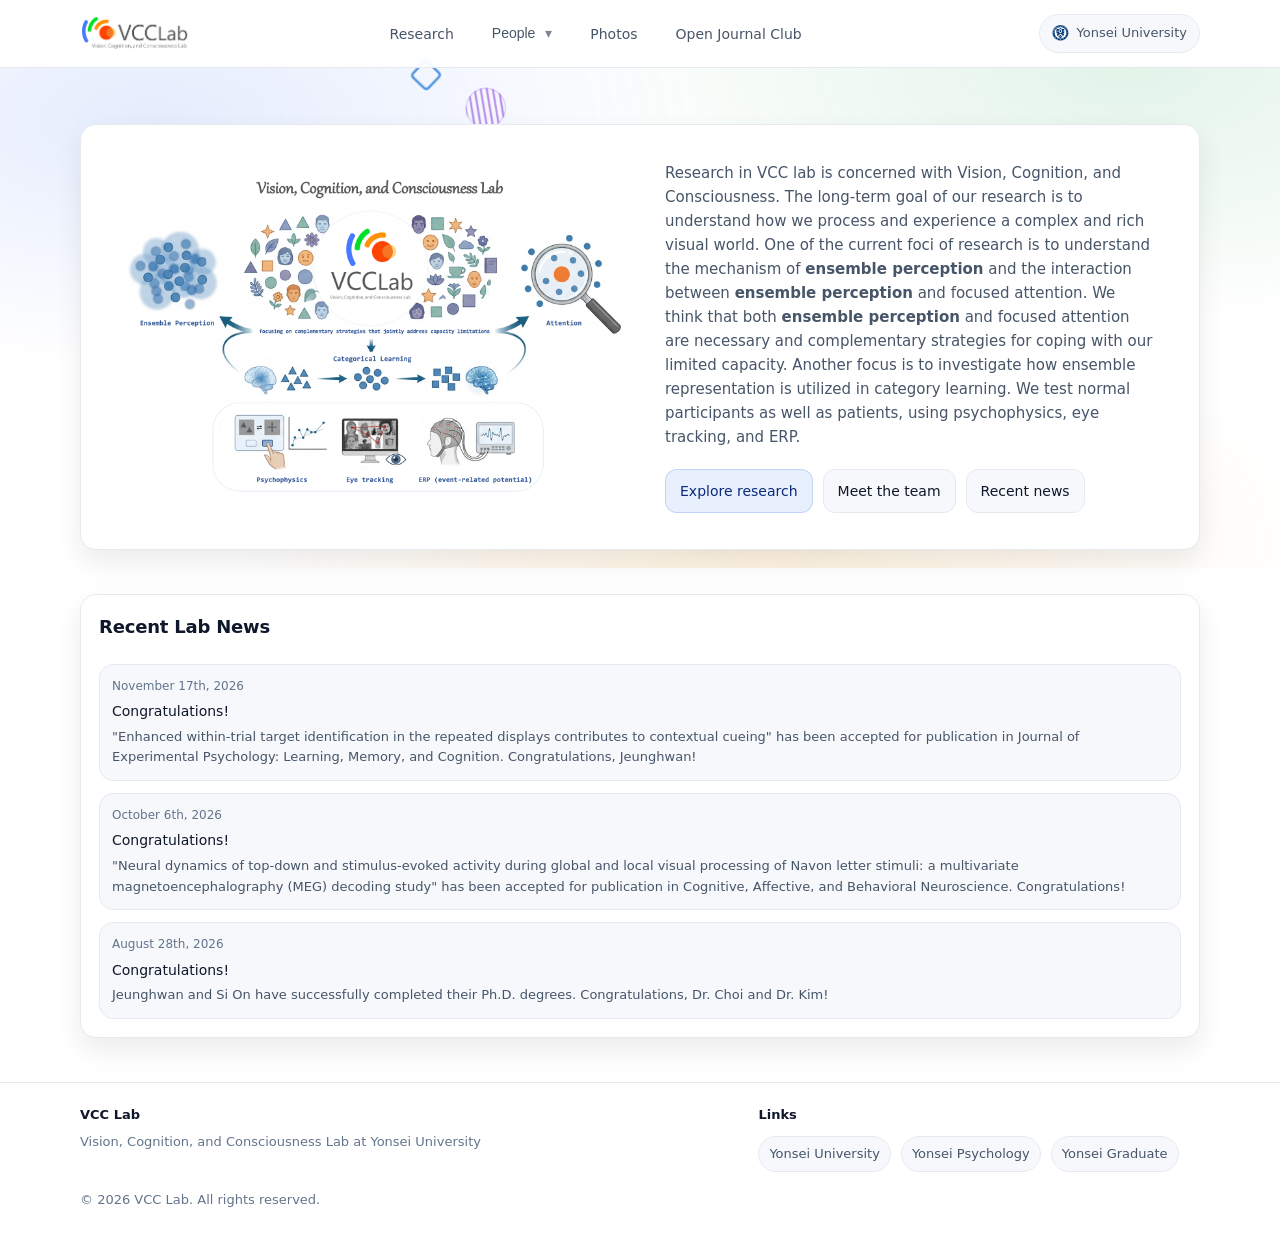
<file: index.html>
<!doctype html>
<html lang="en">
<head>
  <meta charset="utf-8" />
  <meta name="viewport" content="width=device-width, initial-scale=1" />
  <title>VCC Lab</title>
  <meta name="description" content="Vision, Cognition, and Consciousness Lab at Yonsei University" />
  <meta name="theme-color" content="#ffffff" />
  <link rel="icon" href="./assets/favicon/favicon.ico" sizes="any">
  <link rel="stylesheet" href="./assets/css/style.css" />
  <link href="https://fonts.googleapis.com/css2?family=Plus+Jakarta+Sans:wght@700;800&display=swap" rel="stylesheet">
  <style>
    /* ── Floating stimuli layer ── */
    #stimuli-layer {
      position: fixed;
      inset: 0;
      pointer-events: none;
      z-index: 0;
      overflow: hidden;
    }
    .stim {
      position: absolute;
      opacity: 0;
      transition: opacity 0.8s ease;
      will-change: transform, opacity;
    }
    .stim.alive { opacity: 1; }

    .news-row {
      grid-template-columns: 1fr;
    }
    /* ── Page z-order ── */
    /* header는 sticky 자체로 z-index 50 유지, position relative 추가 안 함 */
    main, footer { position: relative; z-index: 1; }

    /* hero 카드가 header 드롭다운을 가리지 않도록 */
    .hero { position: relative; z-index: 0; }
    .hero-split-card { position: relative; z-index: 0; }

    /* ── Hero split layout ── */
    .hero-split-card {
      display: flex;
      align-items: center;
      gap: 40px;
      padding: 36px 44px;
    }
    .hero-split-img {
      flex: 0 0 500px;
    }
    .hero-split-img img {
      width: 100%;
      height: auto;
      border-radius: 10px;
      display: block;
    }
    .hero-split-text {
      flex: 1;
      min-width: 0;
    }
    .hero-split-text .lead {
      text-align: left;
      margin-bottom: 20px;
    }
    @media (max-width: 700px) {
      .hero-split-card { flex-direction: column; padding: 24px 20px; gap: 24px; }
      .hero-split-img { flex: unset; width: 100%; max-width: 320px; margin: 0 auto; }
    }
  </style>
</head>

<body>
  <!-- Floating stimuli backdrop -->
  <div id="stimuli-layer" aria-hidden="true"></div>

  <a class="skip" href="#main">Skip to content</a>

  <header>
    <div class="container">
      <div class="nav">
        <a class="brand brand-logo-only" href="./index.html" aria-label="VCC Lab home">
          <img class="brand-logo" src="./assets/img/vcc-logo.png" alt="VCC Lab logo">
        </a>

        <nav class="nav-desktop" aria-label="Primary">
          <ul class="nav-list">
            <li><a href="./research.html">Research</a></li>
            <li class="has-dropdown">
              <button class="nav-link dropdown-toggle" type="button" aria-haspopup="true" aria-expanded="false">
                People <span class="chev" aria-hidden="true">▾</span>
              </button>
              <ul class="dropdown" role="menu">
                <li role="none"><a role="menuitem" href="./people/pi.html">P.I.</a></li>
                <li role="none"><a role="menuitem" href="./people/members.html">Members</a></li>
                <li role="none"><a role="menuitem" href="./people/alumni.html">Alumni</a></li>
              </ul>
            </li>
            <li><a href="./photos.html">Photos</a></li>
            <li><a href="./openJC.html">Open Journal Club</a></li>
          </ul>
        </nav>

        <div class="nav-right">
          <div class="pill pill-yonsei" title="Affiliation">
            <img class="pill-logo" src="./assets/img/yonsei-logo.png" alt="Yonsei University">
            <span class="pill-text">Yonsei University</span>
          </div>
          <button class="menu-btn" id="menuBtn" aria-expanded="false" aria-controls="mobileMenu" aria-label="Open menu">☰</button>
        </div>
      </div>

      <div class="mobile" id="mobileMenu">
        <ul class="mobile-list">
          <li><a href="./research.html">Research</a></li>
          <li class="mobile-group">
            <button class="mobile-accordion" type="button" aria-expanded="false" aria-controls="mobilePeople">
              People <span class="chev" aria-hidden="true">▾</span>
            </button>
            <ul class="mobile-sub" id="mobilePeople">
              <li><a href="./people/pi.html">P.I.</a></li>
              <li><a href="./people/members.html">Members</a></li>
              <li><a href="./people/alumni.html">Alumni</a></li>
            </ul>
          </li>
          <li><a href="./photos.html">Photos</a></li>
          <li><a href="./openJC.html">Open Journal Club</a></li>
        </ul>
      </div>
    </div>
  </header>

  <main id="main">
    <section class="hero" aria-label="Hero">
      <div class="container">
        <div class="card hero-split-card">
          <!-- Left: representative image -->
          <div class="hero-split-img">
            <img src="./assets/img/vcc.png" alt="VCC Lab representative image">
          </div>

          <!-- Right: text -->
          <div class="hero-split-text">
            <p class="lead">
              Research in VCC lab is concerned with Vision, Cognition, and Consciousness.
              The long-term goal of our research is to understand how we process and experience a complex and rich visual world.
              One of the current foci of research is to understand the mechanism of <a href="https://en.wikipedia.org/wiki/Ensemble_coding" target="_blank" rel="noreferrer"><strong>ensemble perception</strong></a> and the interaction between <a href="https://en.wikipedia.org/wiki/Ensemble_coding" target="_blank" rel="noreferrer"><strong>ensemble perception</strong></a> and focused attention.
              We think that both <a href="https://en.wikipedia.org/wiki/Ensemble_coding" target="_blank" rel="noreferrer"><strong>ensemble perception</strong></a> and focused attention are necessary and complementary strategies for coping with our limited capacity.
              Another focus is to investigate how ensemble representation is utilized in category learning.
              We test normal participants as well as patients, using psychophysics, eye tracking, and ERP.
            </p>
            <div class="cta-row">
              <a class="btn primary" href="./research.html">Explore research</a>
              <a class="btn" href="./people/members.html">Meet the team</a>
              <a class="btn" href="#news">Recent news</a>
            </div>
          </div>
        </div>
      </div>
    </section>

    <section aria-label="News">
      <div class="container">
        <div class="card content-card news-full" id="news">
          <div class="news-head">
            <div>
              <h2>Recent Lab News</h2>
            </div>
          </div>
          <ul class="list news-row" aria-label="News list">
            <li class="news-item">
              <div class="date">November 17th, 2026</div>
              <div class="title">Congratulations!</div>
              <div class="desc">"Enhanced within-trial target identification in the repeated displays contributes to contextual cueing" has been accepted for publication in Journal of Experimental Psychology: Learning, Memory, and Cognition. Congratulations, Jeunghwan!</div>
            </li>
          </ul>
          <ul class="list news-row" aria-label="News list"></ul>
            <li class="news-item">
              <div class="date">October 6th, 2026</div>
              <div class="title">Congratulations!</div>
              <div class="desc">"Neural dynamics of top-down and stimulus-evoked activity during global and local visual processing of Navon letter stimuli: a multivariate magnetoencephalography (MEG) decoding study" has been accepted for publication in Cognitive, Affective, and Behavioral Neuroscience. Congratulations!</div>
            </li>
          </ul>
          <ul class="list news-row" aria-label="News list"></ul>
            <li class="news-item">
              <div class="date">August 28th, 2026</div>
              <div class="title">Congratulations!</div>
              <div class="desc">Jeunghwan and Si On have successfully completed their Ph.D. degrees. Congratulations, Dr. Choi and Dr. Kim!</div>
            </li>
          </ul>
        </div>
      </div>
    </section>
  </main>

  <footer>
    <div class="container">
      <div class="footer-grid">
        <div>
          <div class="footer-title">VCC Lab</div>
          <div class="footer-sub">Vision, Cognition, and Consciousness Lab at Yonsei University</div>
        </div>
        <div>
          <div class="footer-title">Links</div>
          <div class="footer-links" aria-label="External links">
            <a href="https://www.yonsei.ac.kr/" target="_blank" rel="noreferrer">Yonsei University</a>
            <a href="https://psychology.yonsei.ac.kr/" target="_blank" rel="noreferrer">Yonsei Psychology</a>
            <a href="https://graduate.yonsei.ac.kr/" target="_blank" rel="noreferrer">Yonsei Graduate</a>
          </div>
        </div>
      </div>
      <div class="copyright">© <span id="year"></span> VCC Lab. All rights reserved.</div>
    </div>
  </footer>

  <script defer src="./assets/js/main.js"></script>

  <script>
  (() => {
    const layer = document.getElementById('stimuli-layer');
    const W = () => window.innerWidth;
    const H = () => window.innerHeight;

    const COLORS = ['#e05c5c','#5c9be0','#5cce7a','#e0b95c','#a05ce0','#5ccee0','#e07a5c','#ce5c8a'];
    const EMOTIONS = ['😊','😮','😢','😠','😲','🙂','😐','😃','😯'];

    /* ── SVG helpers ── */
    function svgNS(tag) { return document.createElementNS('http://www.w3.org/2000/svg', tag); }

    function makeLine(angle, color) {
      const len = 28 + Math.random() * 22;
      const S = len + 10;
      const svg = svgNS('svg');
      svg.setAttribute('width', S); svg.setAttribute('height', S);
      svg.setAttribute('viewBox', `0 0 ${S} ${S}`);
      const cx = S/2, cy = S/2;
      const rad = angle * Math.PI / 180;
      const dx = Math.cos(rad)*len/2, dy = Math.sin(rad)*len/2;
      const line = svgNS('line');
      line.setAttribute('x1', cx-dx); line.setAttribute('y1', cy-dy);
      line.setAttribute('x2', cx+dx); line.setAttribute('y2', cy+dy);
      line.setAttribute('stroke', color); line.setAttribute('stroke-width', '3');
      line.setAttribute('stroke-linecap', 'round');
      svg.appendChild(line);
      return svg;
    }

    function makeCircle(color) {
      const r = 8 + Math.random() * 10;
      const S = r*2+6;
      const svg = svgNS('svg');
      svg.setAttribute('width', S); svg.setAttribute('height', S);
      svg.setAttribute('viewBox', `0 0 ${S} ${S}`);
      const c = svgNS('circle');
      c.setAttribute('cx', S/2); c.setAttribute('cy', S/2); c.setAttribute('r', r);
      c.setAttribute('fill', color); c.setAttribute('opacity', '0.8');
      svg.appendChild(c);
      return svg;
    }

    function makeSquare(color) {
      const s = 14 + Math.random() * 14;
      const S = s + 8;
      const svg = svgNS('svg');
      svg.setAttribute('width', S); svg.setAttribute('height', S);
      svg.setAttribute('viewBox', `0 0 ${S} ${S}`);
      const r = svgNS('rect');
      r.setAttribute('x', 4); r.setAttribute('y', 4);
      r.setAttribute('width', s); r.setAttribute('height', s);
      r.setAttribute('fill', 'none'); r.setAttribute('stroke', color);
      r.setAttribute('stroke-width', '2.5'); r.setAttribute('rx', '3');
      svg.appendChild(r);
      return svg;
    }

    function makeGabor(angle, color) {
      const size = 44;
      const uid = 'g' + Math.random().toString(36).slice(2);
      const svg = svgNS('svg');
      svg.setAttribute('width', size); svg.setAttribute('height', size);
      svg.setAttribute('viewBox', `0 0 ${size} ${size}`);
      const defs = svgNS('defs');
      const clip = svgNS('clipPath');
      clip.setAttribute('id', uid);
      const cc = svgNS('circle');
      cc.setAttribute('cx', size/2); cc.setAttribute('cy', size/2); cc.setAttribute('r', size/2-2);
      clip.appendChild(cc); defs.appendChild(clip); svg.appendChild(defs);
      const g = svgNS('g');
      g.setAttribute('clip-path', `url(#${uid})`);
      const rad = angle * Math.PI / 180;
      const spacing = 6;
      for (let i = -size; i < size*2; i += spacing) {
        const l = svgNS('line');
        const ox = Math.cos(rad+Math.PI/2)*i, oy = Math.sin(rad+Math.PI/2)*i;
        const dx = Math.cos(rad)*size*2, dy = Math.sin(rad)*size*2;
        l.setAttribute('x1', size/2+ox-dx); l.setAttribute('y1', size/2+oy-dy);
        l.setAttribute('x2', size/2+ox+dx); l.setAttribute('y2', size/2+oy+dy);
        l.setAttribute('stroke', color); l.setAttribute('stroke-width', '2'); l.setAttribute('opacity','0.7');
        g.appendChild(l);
      }
      const border = svgNS('circle');
      border.setAttribute('cx', size/2); border.setAttribute('cy', size/2); border.setAttribute('r', size/2-2);
      border.setAttribute('fill','none'); border.setAttribute('stroke', color);
      border.setAttribute('stroke-width','1.5'); border.setAttribute('opacity','0.4');
      g.appendChild(border); svg.appendChild(g);
      return svg;
    }

    function makeEmoji() {
      const span = document.createElement('span');
      span.textContent = EMOTIONS[Math.floor(Math.random() * EMOTIONS.length)];
      span.style.cssText = `font-size:${22+Math.random()*14}px;line-height:1;user-select:none;display:block`;
      return span;
    }

    function randomChild() {
      const color = COLORS[Math.floor(Math.random() * COLORS.length)];
      const kind = Math.floor(Math.random() * 5);
      if (kind === 0) return makeLine(Math.random()*180, color);
      if (kind === 1) return makeCircle(color);
      if (kind === 2) return makeSquare(color);
      if (kind === 3) return makeGabor(Math.random()*180, color);
      return makeEmoji();
    }

    /* ── Particle lifecycle ── */
    const MAX_STIMS = 20;
    let pool = [];
    let paused = false;

    function spawn() {
      if (paused || pool.length >= MAX_STIMS) return;

      const wrap = document.createElement('div');
      wrap.className = 'stim';
      wrap.appendChild(randomChild());
      layer.appendChild(wrap);

      let cx = Math.random() * W();
      let cy = Math.random() * H();
      wrap.style.left = cx + 'px';
      wrap.style.top  = cy + 'px';

      const speed = 0.15 + Math.random() * 0.25;
      const ang   = Math.random() * Math.PI * 2;
      const vx    = Math.cos(ang) * speed;
      const vy    = Math.sin(ang) * speed;
      const vspin = (Math.random() - 0.5) * 0.04;
      let rot     = Math.random() * 360;
      let last    = null;
      let alive   = true;

      pool.push(wrap);
      requestAnimationFrame(() => requestAnimationFrame(() => wrap.classList.add('alive')));

      function tick(ts) {
        if (!alive) return;
        if (paused) { last = null; requestAnimationFrame(tick); return; }
        const dt = last ? Math.min(ts - last, 50) : 16;
        last = ts;
        cx += vx * dt; cy += vy * dt; rot += vspin * dt;
        wrap.style.left      = cx + 'px';
        wrap.style.top       = cy + 'px';
        wrap.style.transform = `rotate(${rot}deg)`;
        const margin = 80;
        if (cx < -margin || cx > W()+margin || cy < -margin || cy > H()+margin) {
          kill(); return;
        }
        requestAnimationFrame(tick);
      }

      function kill() {
        alive = false;
        wrap.classList.remove('alive');
        setTimeout(() => { wrap.remove(); pool = pool.filter(p => p !== wrap); }, 900);
      }

      requestAnimationFrame(tick);
    }

    /* ── Pause on scroll past hero ── */
    window.addEventListener('scroll', () => {
      const heroEl = document.querySelector('.hero');
      if (!heroEl) return;
      const rect = heroEl.getBoundingClientRect();
      const nowPaused = rect.bottom < 0;
      if (nowPaused !== paused) {
        paused = nowPaused;
        if (paused) {
          pool.forEach(p => p.classList.remove('alive'));
        }
      }
    }, { passive: true });

    /* ── Spawn loop ── */
    function loop() {
      if (!paused) spawn();
      setTimeout(loop, 350 + Math.random() * 450);
    }

    window.addEventListener('load', () => {
      for (let i = 0; i < 10; i++) setTimeout(spawn, i * 120);
      loop();
    });
  })();
  </script>
</body>
</html>
</file>
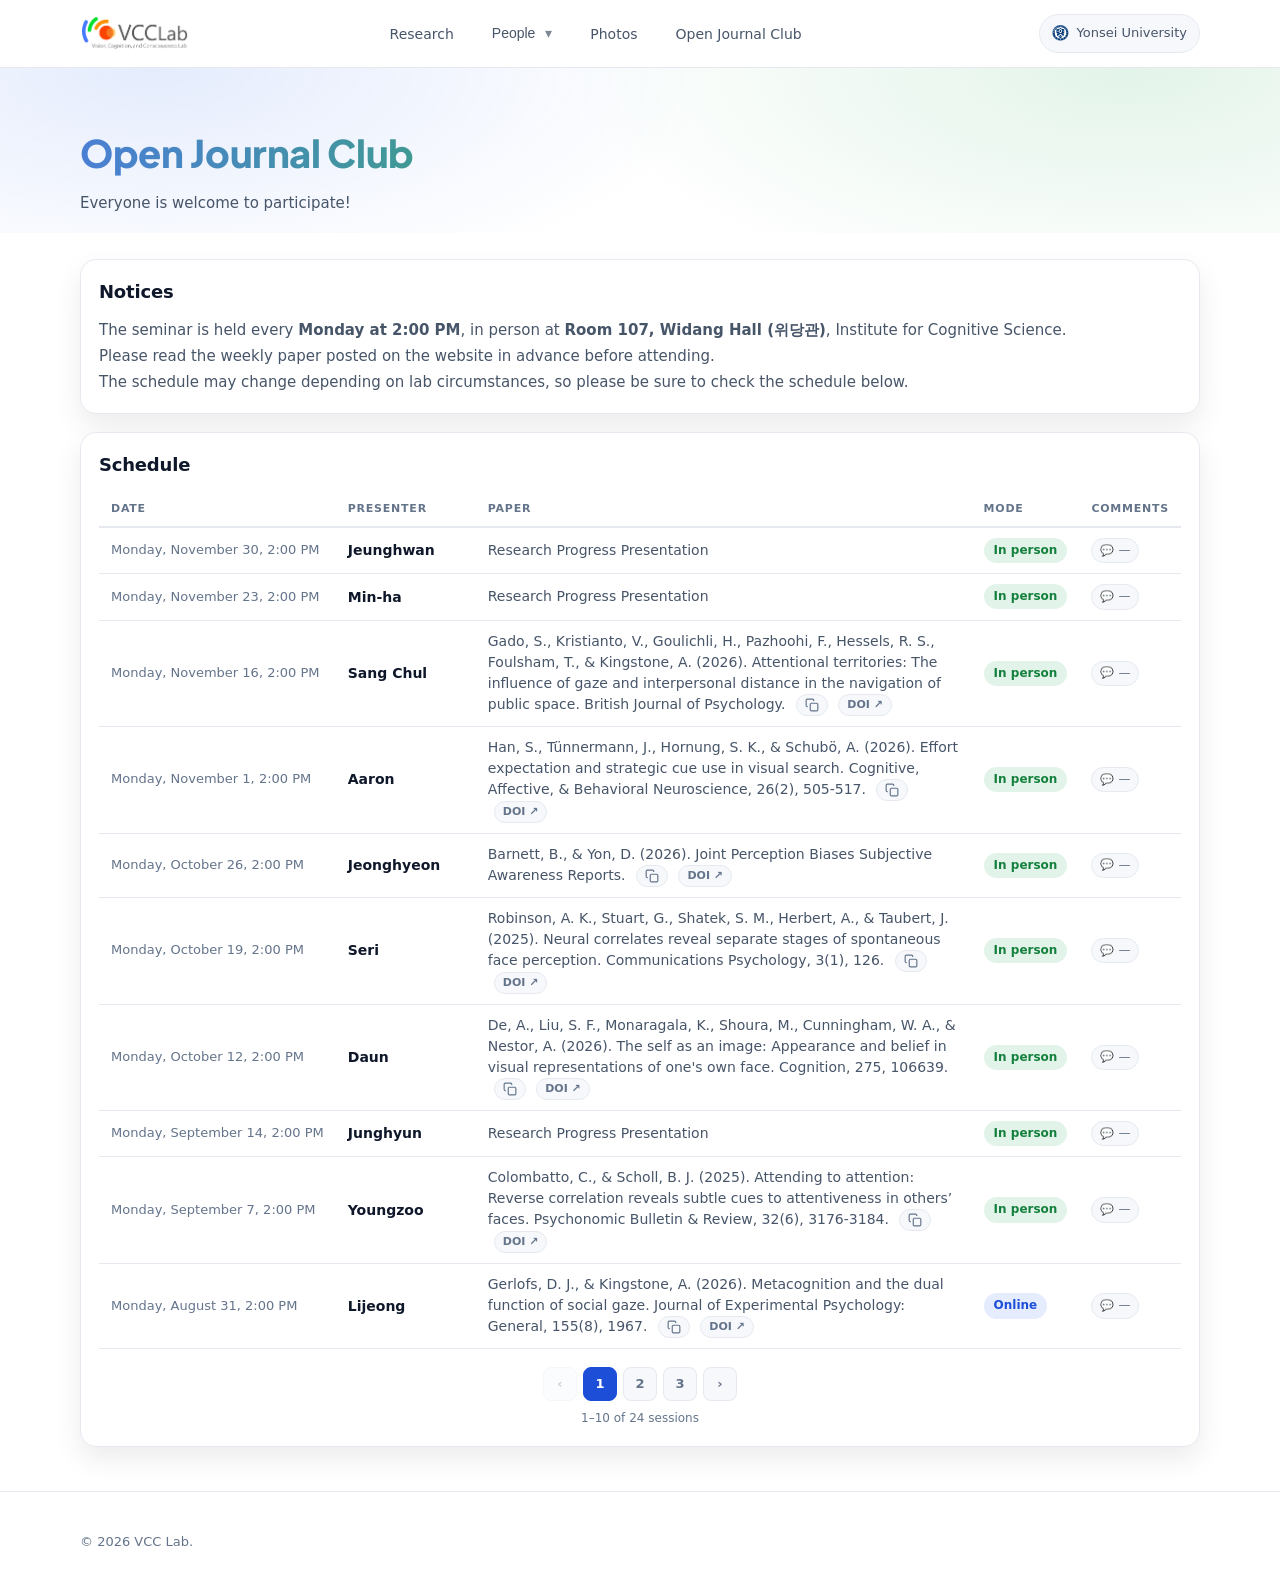
<file: openJC.html>
<!doctype html>
<html lang="en">
<head>
  <meta charset="utf-8" />
  <meta name="viewport" content="width=device-width, initial-scale=1" />
  <title>Open Journal Club | VCC Lab</title>
  <meta name="description" content="Internal resources and community space for VCC Lab" />
  <link rel="icon" href="./assets/favicon/favicon.ico" sizes="any">
  <link rel="stylesheet" href="./assets/css/style.css" />
  <link href="https://fonts.googleapis.com/css2?family=Plus+Jakarta+Sans:wght@700;800&display=swap" rel="stylesheet">
  <style>
    /* ── Schedule table ── */
    .jc-copy,
    .jc-doi {
      display: inline-flex;
      align-items: center;
      justify-content: center;
      vertical-align: middle;
      height: 22px;
      padding: 2px 8px;
      border-radius: 999px;
      font-size: 11px;
      font-weight: 700;
      line-height: 1;
      border: 1px solid var(--line);
      color: var(--muted2);
      background: var(--surface);
    }

    .jc-copy {
      margin-left: 6px;
      cursor: pointer;
    }

    .jc-doi {
      margin-left: 6px;
      text-decoration: none;
    }

    .jc-copy svg {
      display: block;
    }
    .jc-copy:hover {
      background: #eef3ff;
    }

    .jc-doi:hover {
      background: #eef3ff;
    }
    .jc-table {
      width: 100%;
      border-collapse: collapse;
      font-size: 14px;
    }
    .jc-table thead tr {
      border-bottom: 2px solid var(--line);
    }
    .jc-table th {
      text-align: left;
      padding: 8px 12px;
      font-size: 11px;
      font-weight: 700;
      letter-spacing: .07em;
      text-transform: uppercase;
      color: var(--muted2);
    }
    .jc-table tbody tr {
      border-bottom: 1px solid var(--line);
      transition: background 0.12s;
    }
    .jc-table tbody tr:last-child { border-bottom: none; }
    .jc-table tbody tr:hover { background: var(--surface); }
    .jc-table td {
      padding: 10px 12px;
      vertical-align: middle;
    }
    .jc-date {
      white-space: nowrap;
      color: var(--muted2);
      font-size: 13px;
      width: 160px;  /* 110px → 160px */
    }
    .jc-presenter {
      white-space: nowrap;
      font-weight: 600;
      width: 140px;
    }
    .jc-paper {
      color: var(--muted);
      line-height: 1.5;
    }
    .jc-mode {
      display: inline-block;
      padding: 3px 10px;
      border-radius: 999px;
      font-size: 12px;
      font-weight: 600;
      white-space: nowrap;
    }
    .jc-mode.in-person {
      background: rgba(22,163,74,0.12);
      color: #15803d;
    }
    .jc-mode.online {
      background: rgba(37,99,235,0.12);
      color: #1d4ed8;
    }

    /* ── Comment toggle ── */
    .jc-table tbody tr.jc-main-row {
      cursor: pointer;
    }
    .jc-table tbody tr.jc-main-row:hover td {
      background: var(--surface);
    }
    .jc-comment-row { display: none; }
    .jc-comment-row.open { display: table-row; }
    .jc-comment-cell {
      white-space: nowrap;
      text-align: center;
      padding: 0 !important;
      border-bottom: 2px solid var(--line) !important;
    }
    .jc-comment-inner {
      padding: 16px 20px 20px;
      background: #f8faff;
    }
    .jc-comment-count {
      display: inline-flex;
      align-items: center;
      gap: 4px;
      margin-left: 0px;
      font-size: 12px;
      color: var(--muted2);
      background: var(--surface);
      border: 1px solid var(--line);
      border-radius: 999px;
      padding: 2px 8px;
      cursor: pointer;
    }
    .jc-comment-count .bubble { font-size: 11px; }

    /* ── Pagination ── */
    .jc-pager {
      display: flex;
      justify-content: center;
      align-items: center;
      gap: 6px;
      flex-wrap: wrap;
      margin-top: 18px;
    }
    .jc-page-btn {
      min-width: 34px;
      height: 34px;
      padding: 0 10px;
      border: 1px solid var(--line);
      border-radius: 8px;
      background: var(--surface);
      color: var(--muted2);
      font-size: 13px;
      font-weight: 600;
      font-family: inherit;
      cursor: pointer;
      transition: background .12s, color .12s, border-color .12s;
    }
    .jc-page-btn:hover:not(:disabled):not(.active) { background: #eef3ff; }
    .jc-page-btn.active {
      background: #1d4ed8;
      border-color: #1d4ed8;
      color: #fff;
    }
    .jc-page-btn:disabled { opacity: .35; cursor: default; }
    .jc-page-ellipsis {
      padding: 0 2px;
      color: var(--muted2);
      font-size: 13px;
    }
    .jc-page-info {
      margin-top: 8px;
      text-align: center;
      font-size: 12px;
      color: var(--muted2);
    }

  </style>
</head>
<body>
  <a class="skip" href="#main">Skip to content</a>

  <header>
    <div class="container">
      <div class="nav">
        <a class="brand brand-logo-only" href="./index.html" aria-label="VCC Lab home">
        <img class="brand-logo" src="./assets/img/vcc-logo.png" alt="VCC Lab logo">
        </a>

        <nav class="nav-desktop" aria-label="Primary">
          <ul class="nav-list">
            <li><a href="./research.html">Research</a></li>
            <li class="has-dropdown">
              <button class="nav-link dropdown-toggle" type="button" aria-haspopup="true" aria-expanded="false">
                People <span class="chev" aria-hidden="true">▾</span>
              </button>
              <ul class="dropdown" role="menu">
                <li role="none"><a role="menuitem" href="./people/pi.html">P.I.</a></li>
                <li role="none"><a role="menuitem" href="./people/members.html">Members</a></li>
                <li role="none"><a role="menuitem" href="./people/alumni.html">Alumni</a></li>
              </ul>
            </li>
            <li><a href="./photos.html">Photos</a></li>
            <li><a href="./openJC.html" aria-current="page">Open Journal Club</a></li>
          </ul>
        </nav>

        <div class="nav-right">
          <div class="pill pill-yonsei" title="Affiliation">
            <img class="pill-logo" src="./assets/img/yonsei-logo.png" alt="Yonsei University">
            <span class="pill-text">Yonsei University</span>
          </div>
          <button class="menu-btn" id="menuBtn" aria-expanded="false" aria-controls="mobileMenu" aria-label="Open menu">☰</button>
        </div>

      </div>

      <div class="mobile" id="mobileMenu">
        <ul class="mobile-list">
          <li><a href="./research.html">Research</a></li>
          <li class="mobile-group">
            <button class="mobile-accordion" type="button" aria-expanded="false" aria-controls="mobilePeople">
              People <span class="chev" aria-hidden="true">▾</span>
            </button>
            <ul class="mobile-sub" id="mobilePeople">
              <li><a href="./people/pi.html">P.I.</a></li>
              <li><a href="./people/members.html">Members</a></li>
              <li><a href="./people/alumni.html">Alumni</a></li>
            </ul>
          </li>
          <li><a href="./photos.html">Photos</a></li>
          <li><a href="./openJC.html" aria-current="page">Open Journal Club</a></li>
        </ul>
      </div>
    </div>
  </header>

  <main id="main">
    <section class="page-hero" aria-label="Page header">
      <div class="container">
        <div class="page-hero-inner">
          <h1>Open Journal Club</h1>
          <p class="lead">Everyone is welcome to participate!</p>
        </div>
      </div>
    </section>

    <section aria-label="openJC content">
      <div class="container">

        <!-- Notice: full width -->
        <div class="card content-card" style="margin-bottom:18px;">
          <h2>Notices</h2>
          <p style="color:var(--muted); font-size:15px; line-height:1.75; margin:0;">
            The seminar is held every <strong>Monday at 2:00 PM</strong>, in person at <strong>Room 107, Widang Hall (위당관)</strong>, Institute for Cognitive Science.
            <br>Please read the weekly paper posted on the website in advance before attending.
            <br><italic>The schedule may change depending on lab circumstances, so please be sure to check the schedule below.</italic>
          </p>
          <!--<p style="color:var(--muted); font-size:15px; line-height:1.75; margin:0;">
            The seminar is held every <strong>Monday at 2:00 PM</strong>, either in person at <strong>Room 107, Widang Hall (위당관)</strong>, Institute for Cognitive Science, or online via <strong>Zoom</strong>.
            <br>
            <a href="https://yonsei.zoom.us/j/4283625563?pwd=UGd0WHNiUUFoamN2bmg4RG1EU0tMUT09" 
              target="_blank" rel="noopener" class="btn primary" style="display:inline-flex; margin-top:4px;">
              Join Zoom Meeting ↗</a>
            <br>Please read the weekly paper posted on the website in advance before attending.
            <br><italic>The schedule may change depending on lab circumstances, so please be sure to check the schedule below.</italic>
          </p>-->
        </div>

        <!-- Schedule table -->
        <div class="card content-card">
          <h2>Schedule</h2>
          <div style="overflow-x:auto; margin-top:12px;">
             <!--<div class="card content-card" style="background:#fff4e5; border-color:#f0c98a; margin:14px 0 0; text-align:center;">
              <p style="margin:0; color:#8a5a00; font-weight:600;">
                Note: There will be no Journal Club session for the next week (Nov. 9).
              </p>
            </div>-->
          </div>
            <table class="jc-table" id="jc-table">
              <thead>
                <tr>
                  <th>Date</th>
                  <th>Presenter</th>
                  <th>Paper</th>
                  <th>Mode</th>
                  <th>Comments</th>
                </tr>
              </thead>
              <tbody id="jc-tbody">
                <!-- rows injected by JS -->
              </tbody>
            </table>

            <div class="jc-pager" id="jc-pager"></div>
            <div class="jc-page-info" id="jc-page-info"></div>
        </div>

      </div>
    </section>

    <section aria-label="Comments" style="display:none"></section>

  </main>

  <footer>
    <div class="container">
      <div class="copyright">© <span id="year"></span> VCC Lab.</div>
    </div>
  </footer>

  <script defer src="./assets/js/main.js"></script>
  <script>
  (() => {
    // ── Schedule data: add / edit rows here ──
    const SCHEDULE = [
      { date: 'Monday, November 30, 2:00 PM', presenter: 'Jeunghwan', paper: 'Research Progress Presentation', mode: 'in-person' },
      { date: 'Monday, November 23, 2:00 PM', presenter: 'Min-ha', paper: 'Research Progress Presentation', mode: 'in-person' },
      { date: 'Monday, November 16, 2:00 PM', presenter: 'Sang Chul', paper: 'Gado, S., Kristianto, V., Goulichli, H., Pazhoohi, F., Hessels, R. S., Foulsham, T., & Kingstone, A. (2026). Attentional territories: The influence of gaze and interpersonal distance in the navigation of public space. British Journal of Psychology.', doi: 'https://doi.org/10.1111/bjop.70116', mode: 'in-person' },
      { date: 'Monday, November 1, 2:00 PM', presenter: 'Aaron', paper: 'Han, S., Tünnermann, J., Hornung, S. K., & Schubö, A. (2026). Effort expectation and strategic cue use in visual search. Cognitive, Affective, & Behavioral Neuroscience, 26(2), 505-517.', doi: 'https://doi.org/10.3758/s13415-025-01358-1', mode: 'in-person' },
      { date: 'Monday, October 26, 2:00 PM', presenter: 'Jeonghyeon', paper: 'Barnett, B., & Yon, D. (2026). Joint Perception Biases Subjective Awareness Reports.', doi: 'https://dx.doi.org/10.1037/xge0002001', mode: 'in-person' },
      { date: 'Monday, October 19, 2:00 PM', presenter: 'Seri', paper: 'Robinson, A. K., Stuart, G., Shatek, S. M., Herbert, A., & Taubert, J. (2025). Neural correlates reveal separate stages of spontaneous face perception. Communications Psychology, 3(1), 126.', doi: 'https://doi.org/10.1038/s44271-025-00308-4', mode: 'in-person' },
      { date: 'Monday, October 12, 2:00 PM', presenter: 'Daun', paper: 'De, A., Liu, S. F., Monaragala, K., Shoura, M., Cunningham, W. A., & Nestor, A. (2026). The self as an image: Appearance and belief in visual representations of one&apos;s own face. Cognition, 275, 106639.', doi: 'https://doi.org/10.1016/j.cognition.2026.106639', mode: 'in-person' },
      { date: 'Monday, September 14, 2:00 PM', presenter: 'Junghyun', paper: 'Research Progress Presentation', mode: 'in-person' },
      { date: 'Monday, September 7, 2:00 PM', presenter: 'Youngzoo', paper: 'Colombatto, C., & Scholl, B. J. (2025). Attending to attention: Reverse correlation reveals subtle cues to attentiveness in others’ faces. Psychonomic Bulletin & Review, 32(6), 3176-3184.', doi: 'https://doi.org/10.3758/s13423-025-02739-w', mode: 'in-person' },
      { date: 'Monday, August 31, 2:00 PM', presenter: 'Lijeong', paper: 'Gerlofs, D. J., & Kingstone, A. (2026). Metacognition and the dual function of social gaze. Journal of Experimental Psychology: General, 155(8), 1967.', doi: 'https://doi.org/10.1037/xge0001967', mode: 'online' },
      { date: 'Monday, August 10, 2:00 PM', presenter: 'Jeunghwan', paper: 'Lukashevich, A., Utochkin, I., Hansmann-Roth, S., & Sigurdardottir, H. M. (2026). Orientation ensemble perception is highly dependent on spatial attention. International Journal of Psychophysiology, 113439.', doi: 'https://www.sciencedirect.com/science/article/abs/pii/S0167876026001224?via%3Dihub', mode: 'in-person' },
      { date: 'Monday, July 20, 2:00 PM', presenter: 'Cheongil', paper: 'Haskins, A. J., Packard, K. O., & Robertson, C. E. (2026). Conceptual priorities shape individual gaze patterns during naturalistic visual attention. Proceedings of the National Academy of Sciences, 123(24), e2604369123.', doi: 'https://www.pnas.org/doi/abs/10.1073/pnas.2604369123', mode: 'in-person' },
      { date: 'Monday, July 13, 2:00 PM', presenter: 'Sion', paper: 'Özden, M., & Yıldırım, E. (2026). How emotional affinity modulates eye movements in concealed information detection. Current Psychology, 45(12), 1123.', doi: 'https://link.springer.com/article/10.1007/s12144-026-09684-4', mode: 'online' },
      { date: 'Monday, July 6, 2:00 PM', presenter: 'Sang Chul', paper: 'Cowen, A. S., Keltner, D., Schroff, F., Jou, B., Adam, H., & Prasad, G. (2021). Sixteen facial expressions occur in similar contexts worldwide. Nature, 589(7841), 251-257.', doi: 'https://www.nature.com/articles/s41586-020-3037-7', mode: 'in-person' },
      { date: 'Monday, June 29, 2:00 PM', presenter: 'Aaron', paper: 'File, D., Bőthe, B., File, B., Griffiths, M. D., & Demetrovics, Z. (2025). A proof of concept study to assess the imbalance of self-reported wanting and liking as a predictor of problematic addictive behaviors. International Journal of Mental Health and Addiction, 23(3), 2218-2236.', doi: 'https://link.springer.com/article/10.1007/s11469-023-01226-4', mode: 'online' },
      { date: 'Monday, June 22, 2:00 PM', presenter: 'Daun', paper: 'Research Progress Presentation', mode: 'in-person' },
      { date: 'Monday, June 15, 1:30 PM', presenter: 'VCCians', paper: 'VSS 2026 Lab Sharing Session', mode: 'online' },
      { date: 'Monday, June 8, 1:30 PM', presenter: 'VCCians', paper: 'PhD Dissertation Final Defense Practice - – Widang Hall Room 501', mode: 'in-person' },
      { date: 'Monday, May 18, 1:30 PM', presenter: 'Seri', paper: 'Meyers, C., Kim, J. & Kawakami, K. Diversity perceptions and neighborhood preferences for visual representations of mixed racial groups. Sci Rep 14, 24631 (2024).', doi: 'https://www.nature.com/articles/s41598-024-76599-0.pdf', mode: 'in-person' },
      { date: 'Monday, May 11, 1:30 PM', presenter: 'Junghyun', paper: 'Balaban, H., & Ullman, T. D. (2025). The capacity limits of moving objects in the imagination. Nature Communications, 16(1), 5899.', doi: 'https://www.nature.com/articles/s41467-025-61021-8.pdf', mode: 'online' },
      { date: 'Thursday, April 30, 12:00 PM', presenter: 'VCCians', paper: 'Poster Presentation Practice', mode: 'in-person' },
      { date: 'Monday, April 20, 1:30 PM', presenter: 'Youngzoo', paper: 'Zhang, S., Zhan, B., Wang, L., & Jiang, Y. (2025). Dyadic learning shapes gaze-mediated social attentional orienting. Cognition, 265', doi: 'https://www.sciencedirect.com/science/article/pii/S0010027725002203', mode: 'online' },
      { date: 'Monday, April 13, 1:30 PM', presenter: 'VCCians', paper: 'PhD Dissertation Defense Practice – Widang Hall Room 501', mode: 'in-person' },
      { date: 'Monday, March 30, 1:30 PM', presenter: 'Lijeong', paper: 'Masroujah, L. S., Wilcke, S., Jeffery, L., Mostert, B., Tiddeman, B., & Sutherland, C. A. (2026). Testing stimulus generalisation as a mechanism for impression formation. Cognition, 270, 106414.', doi: 'https://www.sciencedirect.com/science/article/pii/S0010027725003555', mode: 'online' },
    ];

    // Copy icon used in citation copy buttons
    const COPY_ICON = `
      <svg width="14" height="14" viewBox="0 0 24 24" fill="none"
          stroke="currentColor" stroke-width="2">
        <rect x="9" y="9" width="13" height="13" rx="2"></rect>
        <path d="M5 15H4a2 2 0 0 1-2-2V4a2 2 0 0 1 2-2h9a2 2 0 0 1 2 2v1"></path>
      </svg>
    `;

    // Escape text safely for HTML attributes
    function escapeAttr(text) {
      return String(text)
        .replace(/&/g, '&amp;')
        .replace(/"/g, '&quot;')
        .replace(/'/g, '&#39;')
        .replace(/</g, '&lt;')
        .replace(/>/g, '&gt;');
    }

    // giscus config — update repo/repo-id/category/category-id as needed
    const GISCUS = {
      repo:        'VCClab/Vcclab.github.io',
      repoId:      'R_kgDORdCI2w',
      category:    'Q&A',
      categoryId:  'DIC_kwDORdCI284C3pS8',
      theme:       'light',
      lang:        'en',
    };

    // ── Pagination config ──
    const PER_PAGE = 10;   // 한 페이지에 보여줄 세션 수

    const tbody      = document.getElementById('jc-tbody');
    const pagerEl    = document.getElementById('jc-pager');
    const pageInfoEl = document.getElementById('jc-page-info');
    const tableEl    = document.getElementById('jc-table');

    const totalPages = Math.max(1, Math.ceil(SCHEDULE.length / PER_PAGE));
    let currentPage  = 1;

    // comment count cache: term → count
    const countCache = {};

    // ── Pre-fetch comment counts without opening giscus ──
    // giscus.app/api/discussions is the (unofficial but public) endpoint giscus itself
    // uses to look up a discussion's metadata. It isn't CORS-enabled for arbitrary
    // origins, so we route the request through a public CORS proxy. Swap
    // CORS_PROXY for a small serverless proxy you control if you want this to be
    // more reliable long-term (the public proxy can be rate-limited or flaky).
    const CORS_PROXY = 'https://api.allorigins.win/raw?url=';

    async function fetchCommentCount(term) {
      const apiUrl = 'https://giscus.app/api/discussions?' + new URLSearchParams({
        repo: GISCUS.repo,
        term: term,
        category: GISCUS.category,
        categoryId: GISCUS.categoryId,
        strict: '1',
      });

      const res = await fetch(CORS_PROXY + encodeURIComponent(apiUrl));
      if (!res.ok) throw new Error(`HTTP ${res.status}`);
      const data = await res.json();

      // No discussion exists yet for this term (no one has commented) →
      // treat as 0 rather than throwing.
      if (!data || !data.discussion) return 0;

      const c = data.discussion;
      return (c.totalCommentCount ?? 0) + (c.totalReplyCount ?? 0);
    }

    function renderCount(term, count) {
      countCache[term] = count;
      const el = document.getElementById(`count-${term}`);
      if (el) el.textContent = count;
    }

    // Only fetch what this page needs; reuse the cache when revisiting a page.
    function ensureCount(term) {
      if (countCache[term] !== undefined) {
        renderCount(term, countCache[term]);
        return;
      }
      fetchCommentCount(term)
        .then(count => renderCount(term, count))
        .catch(err => {
          // Fail silently per-row (e.g. proxy hiccup) — leave the "—" placeholder
          // rather than showing a wrong or scary value.
          console.warn(`Comment count fetch failed for "${term}":`, err);
        });
    }

    // ── Build one main row + its (hidden) comment row ──
    // `i` is the index within SCHEDULE, not within the page, so giscus element
    // ids stay unique across pages.
    function buildRow(row, i) {
      const modeLabel = row.mode === 'in-person' ? 'In person' : 'Online';
      const term = `jc-${row.date}`; // unique discussion term per session

      // ── Main row ──
      const tr = document.createElement('tr');
      tr.className = 'jc-main-row';
      tr.dataset.idx = i;
      tr.dataset.term = term;
      tr.innerHTML = `
        <td class="jc-date">${row.date}</td>
        <td class="jc-presenter">${row.presenter}</td>
        <td class="jc-paper">
          ${row.paper}
          ${row.doi ? `
            <button class="jc-copy"
                    type="button"
                    data-paper="${escapeAttr(row.paper)}"
                    title="Copy citation"
                    aria-label="Copy citation">
              ${COPY_ICON}
            </button>
            <a class="jc-doi" href="${row.doi}" target="_blank" rel="noopener">DOI ↗</a>
          ` : ''}
        </td>
        <td>
          <span class="jc-mode ${row.mode}">${modeLabel}</span>
        </td>
        <td class="jc-comments-cell">
          <span class="jc-comment-count" data-term="${term}">
            <span class="bubble">💬</span>
            <span class="count-num" id="count-${term}">—</span>
          </span>
        </td>`;
      tbody.appendChild(tr);

      // ── Comment row (hidden by default) ──
      const cr = document.createElement('tr');
      cr.className = 'jc-comment-row';
      cr.id = `comment-row-${i}`;
      cr.innerHTML = `
        <td class="jc-comment-cell" colspan="5">
          <div class="jc-comment-inner" id="comment-inner-${i}">
            <!-- giscus loads here on first open -->
          </div>
        </td>`;
      tbody.appendChild(cr);

      // ── Toggle logic ──
      tr.addEventListener('click', () => {
        const isOpen = cr.classList.contains('open');

        // Close all other open rows first
        document.querySelectorAll('.jc-comment-row.open').forEach(r => r.classList.remove('open'));
        document.querySelectorAll('.jc-main-row.expanded').forEach(r => r.classList.remove('expanded'));

        if (!isOpen) {
          cr.classList.add('open');
          tr.classList.add('expanded');
          loadGiscus(i, term);
        }
      });

      // Prevent DOI click from toggling the comment row
      const doiBtn = tr.querySelector('.jc-doi');
      if (doiBtn) {
        doiBtn.addEventListener('click', e => e.stopPropagation());
      }

      // ── Copy citation button: only exists when row.doi exists ──
      const copyBtn = tr.querySelector('.jc-copy');

      if (copyBtn) {
        copyBtn.addEventListener('click', async (e) => {
          e.stopPropagation();

          const btn = e.currentTarget;
          const text = btn.dataset.paper;

          try {
            await navigator.clipboard.writeText(text);

            btn.innerHTML = '✓';
            btn.setAttribute('title', 'Copied!');

            setTimeout(() => {
              btn.innerHTML = COPY_ICON;
              btn.setAttribute('title', 'Copy citation');
            }, 1200);
          } catch (err) {
            console.error('Copy failed:', err);
          }
        });
      }
    }

    // ── Which page numbers to show (with ellipsis once the list gets long) ──
    function pageItems(cur, total) {
      if (total <= 7) return Array.from({ length: total }, (_, i) => i + 1);
      const out = [1];
      if (cur > 3) out.push('…');
      for (let i = Math.max(2, cur - 1); i <= Math.min(total - 1, cur + 1); i++) out.push(i);
      if (cur < total - 2) out.push('…');
      out.push(total);
      return out;
    }

    function renderPager() {
      pagerEl.innerHTML = '';
      if (totalPages <= 1) {
        pageInfoEl.textContent = '';
        return;
      }

      const mkBtn = (label, page, opts = {}) => {
        const b = document.createElement('button');
        b.type = 'button';
        b.className = 'jc-page-btn' + (opts.active ? ' active' : '');
        b.textContent = label;
        if (opts.disabled) b.disabled = true;
        if (opts.active) b.setAttribute('aria-current', 'page');
        if (!opts.disabled && !opts.active) {
          b.addEventListener('click', () => renderPage(page, true));
        }
        return b;
      };

      pagerEl.appendChild(mkBtn('‹', currentPage - 1, { disabled: currentPage === 1 }));

      pageItems(currentPage, totalPages).forEach(item => {
        if (item === '…') {
          const s = document.createElement('span');
          s.className = 'jc-page-ellipsis';
          s.textContent = '…';
          pagerEl.appendChild(s);
        } else {
          pagerEl.appendChild(mkBtn(String(item), item, { active: item === currentPage }));
        }
      });

      pagerEl.appendChild(mkBtn('›', currentPage + 1, { disabled: currentPage === totalPages }));

      const start = (currentPage - 1) * PER_PAGE + 1;
      const end = Math.min(currentPage * PER_PAGE, SCHEDULE.length);
      pageInfoEl.textContent = `${start}–${end} of ${SCHEDULE.length} sessions`;
    }

    // ── Render one page of the schedule ──
    function renderPage(page, scroll = false) {
      currentPage = Math.min(Math.max(1, page), totalPages);
      tbody.innerHTML = '';

      const start = (currentPage - 1) * PER_PAGE;
      const rows = SCHEDULE.slice(start, start + PER_PAGE);
      rows.forEach((row, j) => buildRow(row, start + j));

      renderPager();

      // Rows for this page are in the DOM — fetch their comment counts.
      rows.forEach(row => ensureCount(`jc-${row.date}`));

      if (scroll) {
        const y = tableEl.getBoundingClientRect().top + window.pageYOffset - 100;
        window.scrollTo({ top: y, behavior: 'smooth' });
      }
    }

    renderPage(1);

    // ── Load giscus iframe into a specific comment row ──
    function loadGiscus(idx, term) {
      const inner = document.getElementById(`comment-inner-${idx}`);
      if (!inner) return;

      // giscus can behave unpredictably when multiple iframes remain active.
      // Keep only the currently opened row's giscus instance.
      document.querySelectorAll('.jc-comment-inner').forEach(el => {
        if (el !== inner) el.innerHTML = '<!-- giscus loads here on first open -->';
      });

      inner.innerHTML = '';

      const script = document.createElement('script');
      script.src = 'https://giscus.app/client.js';
      script.setAttribute('data-repo',             GISCUS.repo);
      script.setAttribute('data-repo-id',          GISCUS.repoId);
      script.setAttribute('data-category',         GISCUS.category);
      script.setAttribute('data-category-id',      GISCUS.categoryId);
      script.setAttribute('data-mapping',          'specific');
      script.setAttribute('data-term',             term);
      script.setAttribute('data-strict',           '1');
      script.setAttribute('data-reactions-enabled','1');
      script.setAttribute('data-emit-metadata',    '1');
      script.setAttribute('data-input-position',   'top');
      script.setAttribute('data-theme',            GISCUS.theme);
      script.setAttribute('data-lang',             GISCUS.lang);
      script.setAttribute('crossorigin',           'anonymous');
      script.async = true;
      inner.appendChild(script);
    }

    // ── Listen for giscus metadata (comment counts) ──
    window.addEventListener('message', e => {
      if (e.origin !== 'https://giscus.app') return;
      const data = e.data?.giscus?.discussion;
      if (!data) return;

      const count = (data.totalCommentCount ?? 0) + (data.totalReplyCount ?? 0);
      const activeRow = document.querySelector('.jc-main-row.expanded');
      if (activeRow) {
        renderCount(activeRow.dataset.term, count);
      }
    });
  })();
  </script></body></html>
</file>
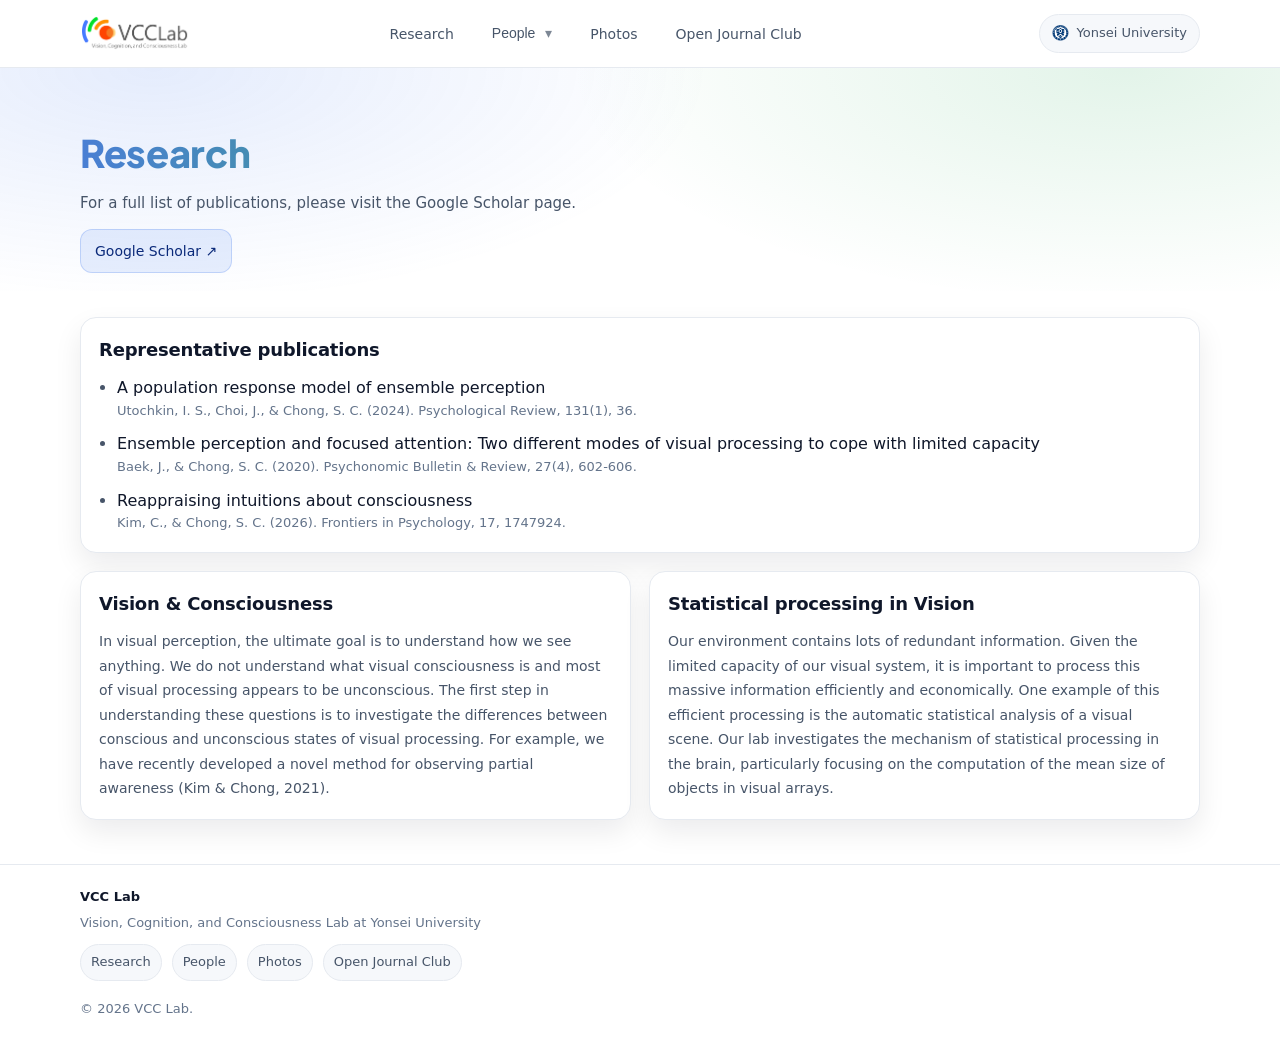
<file: research.html>
<!doctype html>
<html lang="en">
<head>
  <meta charset="utf-8" />
  <meta name="viewport" content="width=device-width, initial-scale=1" />
  <title>Research | VCC Lab</title>
  <meta name="description" content="Research at VCC Lab" />
  <link rel="icon" href="./assets/favicon/favicon.ico" sizes="any">
  <link rel="stylesheet" href="./assets/css/style.css" />
  <link href="https://fonts.googleapis.com/css2?family=Plus+Jakarta+Sans:wght@700;800&display=swap" rel="stylesheet">
</head>
<body>
  <a class="skip" href="#main">Skip to content</a>

  <header>
    <div class="container">
      <div class="nav">
        <a class="brand brand-logo-only" href="./index.html" aria-label="VCC Lab home">
        <img class="brand-logo" src="./assets/img/vcc-logo.png" alt="VCC Lab logo">
        </a>

        <nav class="nav-desktop" aria-label="Primary">
          <ul class="nav-list">
            <li><a href="./research.html" aria-current="page">Research</a></li>

            <li class="has-dropdown">
              <button class="nav-link dropdown-toggle" type="button" aria-haspopup="true" aria-expanded="false">
                People <span class="chev" aria-hidden="true">▾</span>
              </button>
              <ul class="dropdown" role="menu">
                <li role="none"><a role="menuitem" href="./people/pi.html">P.I.</a></li>
                <li role="none"><a role="menuitem" href="./people/members.html">Members</a></li>
                <li role="none"><a role="menuitem" href="./people/alumni.html">Alumni</a></li>
              </ul>
            </li>

            <li><a href="./photos.html">Photos</a></li>
            <li><a href="./openJC.html">Open Journal Club
            </a></li>
          </ul>
        </nav>

        <div class="nav-right">
          <div class="pill pill-yonsei" title="Affiliation">
            <img class="pill-logo" src="./assets/img/yonsei-logo.png" alt="Yonsei University">
            <span class="pill-text">Yonsei University</span>
          </div>
          <button class="menu-btn" id="menuBtn" aria-expanded="false" aria-controls="mobileMenu" aria-label="Open menu">☰</button>
        </div>

      </div>

      <div class="mobile" id="mobileMenu">
        <ul class="mobile-list">
          <li><a href="./research.html" aria-current="page">Research</a></li>
          <li class="mobile-group">
            <button class="mobile-accordion" type="button" aria-expanded="false" aria-controls="mobilePeople">
              People <span class="chev" aria-hidden="true">▾</span>
            </button>
            <ul class="mobile-sub" id="mobilePeople">
              <li><a href="./people/pi.html">P.I.</a></li>
              <li><a href="./people/members.html">Members</a></li>
              <li><a href="./people/alumni.html">Alumni</a></li>
            </ul>
          </li>
          <li><a href="./photos.html">Photos</a></li>
          <li><a href="./openJC.html">Open Journal Club</a></li>
        </ul>
      </div>
    </div>
  </header>

  <main id="main">
    <section class="page-hero" aria-label="Page header">
      <div class="container">
        <div class="page-hero-inner">
          <h1>Research</h1>
          <p class="lead">For a full list of publications, please visit the Google Scholar page.</p>
          <div class="cta-row" style="margin-top:14px;">
            <a class="btn primary" href="https://scholar.google.com/citations?user=BNl2HWQAAAAJ&hl=ko&oi=ao" target="_blank" rel="noreferrer">
              Google Scholar ↗
            </a>
          </div>
        </div>
      </div>
    </section>

    <section aria-label="Research content">
      <div class="container">

        <!-- Representative publications: full width -->
        <div class="card content-card" style="margin-bottom:18px;">
          <h2>Representative publications</h2>
          <ul class="pubs">
            <li>
              <span class="pub-title">A population response model of ensemble perception</span>
              <span class="pub-meta">Utochkin, I. S., Choi, J., & Chong, S. C. (2024). Psychological Review, 131(1), 36.</span>
            </li>
            <li>
              <span class="pub-title">Ensemble perception and focused attention: Two different modes of visual processing to cope with limited capacity</span>
              <span class="pub-meta">Baek, J., & Chong, S. C. (2020). Psychonomic Bulletin & Review, 27(4), 602-606.</span>
            </li>
            <li>
              <span class="pub-title">Reappraising intuitions about consciousness</span>
              <span class="pub-meta">Kim, C., & Chong, S. C. (2026). Frontiers in Psychology, 17, 1747924.</span>
            </li>
          </ul>
        </div>

        <!-- Two research theme boxes -->
        <div class="grid2">
          <div class="card content-card">
            <h2>Vision &amp; Consciousness</h2>
            <p style="color:var(--muted); font-size:14px; line-height:1.75; margin:0;">
              In visual perception, the ultimate goal is to understand how we see anything. We do not understand what visual consciousness is and most of visual processing appears to be unconscious. The first step in understanding these questions is to investigate the differences between conscious and unconscious states of visual processing. For example, we have recently developed a novel method for observing partial awareness (Kim &amp; Chong, 2021).
            </p>
          </div>

          <div class="card content-card">
            <h2>Statistical processing in Vision</h2>
            <p style="color:var(--muted); font-size:14px; line-height:1.75; margin:0;">
              Our environment contains lots of redundant information. Given the limited capacity of our visual system, it is important to process this massive information efficiently and economically. One example of this efficient processing is the automatic statistical analysis of a visual scene. Our lab investigates the mechanism of statistical processing in the brain, particularly focusing on the computation of the mean size of objects in visual arrays.
            </p>
          </div>
        </div>

      </div>
    </section>
  </main>

  <footer>
    <div class="container">
      <div class="footer-grid">
        <div>
          <div class="footer-title">VCC Lab</div>
          <div class="footer-sub">Vision, Cognition, and Consciousness Lab at Yonsei University</div>
          <div class="footer-links">
            <a href="./research.html">Research</a>
            <a href="./people/members.html">People</a>
            <a href="./photos.html">Photos</a>
            <a href="./openJC.html">Open Journal Club</a>
          </div>
        </div>
      </div>
      <div class="copyright">© <span id="year"></span> VCC Lab.</div>
    </div>
  </footer>

  <script defer src="./assets/js/main.js"></script>
</body>
</html>
</file>
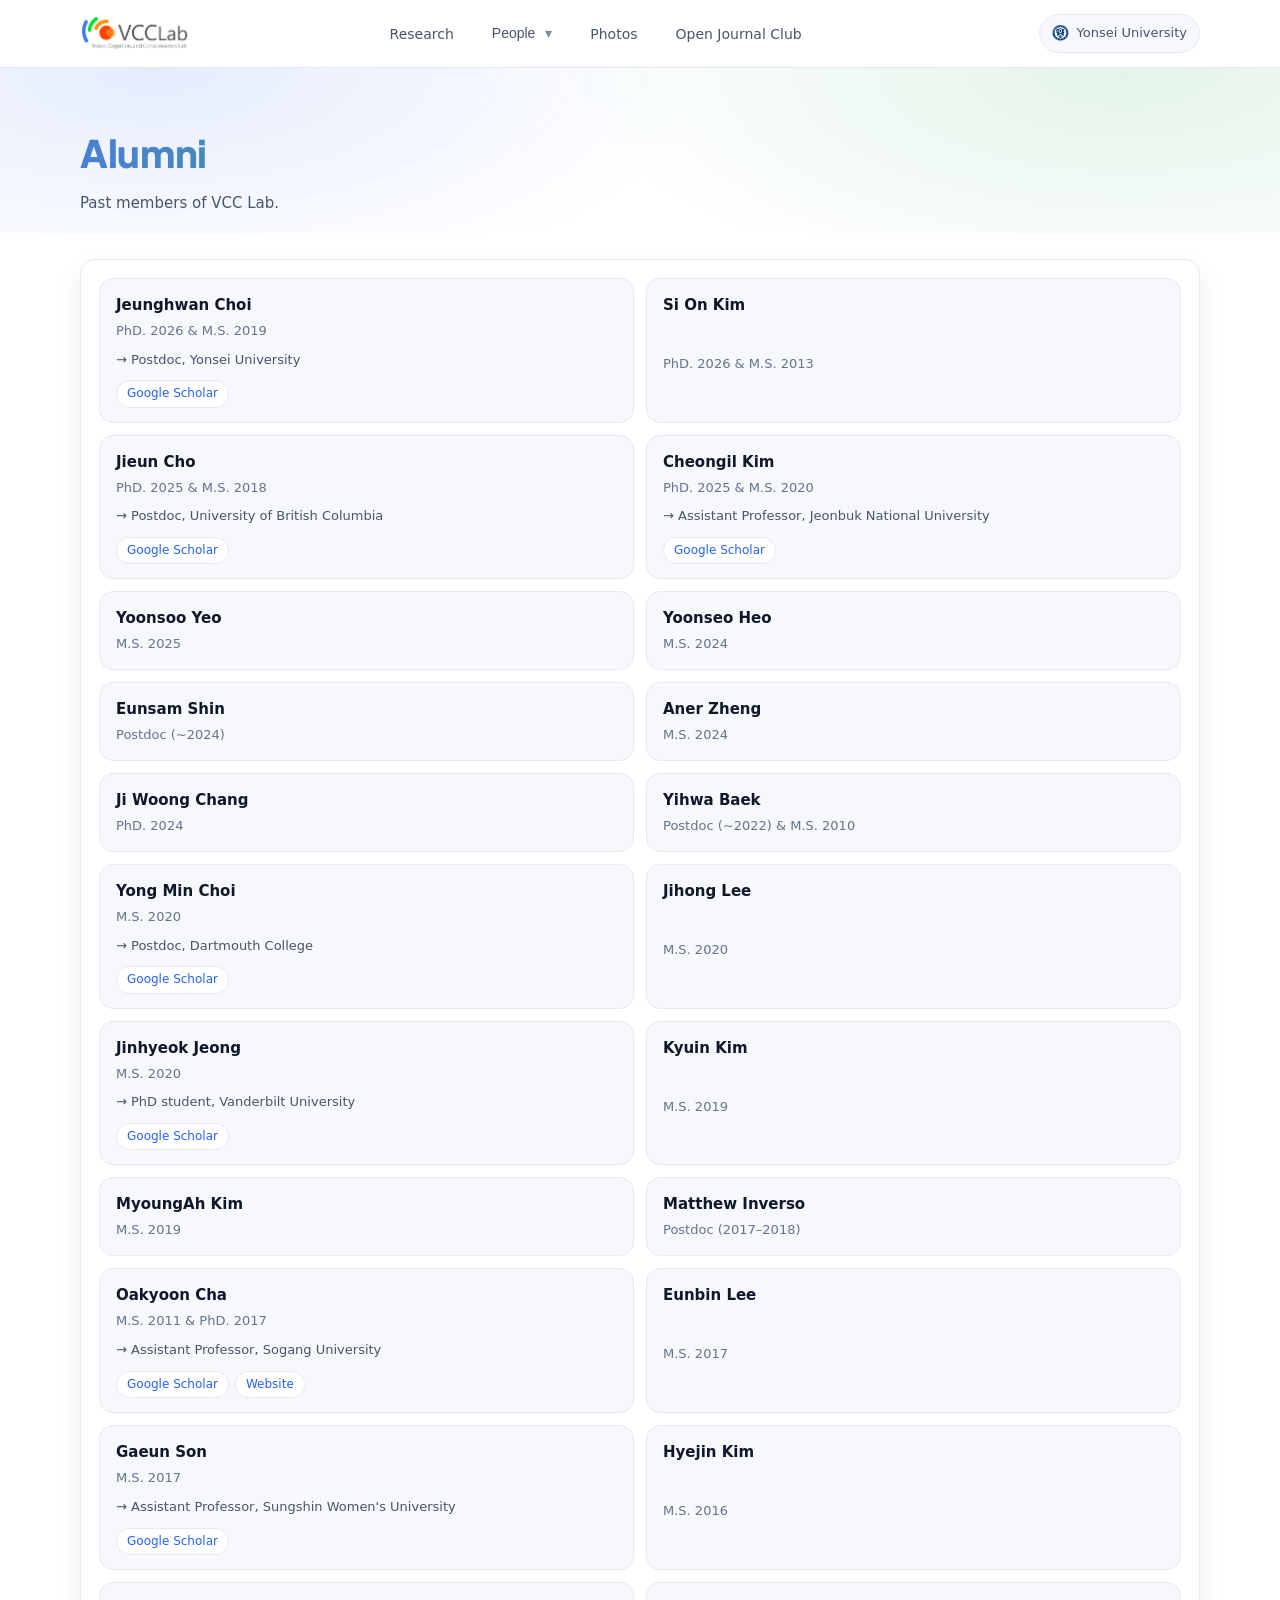
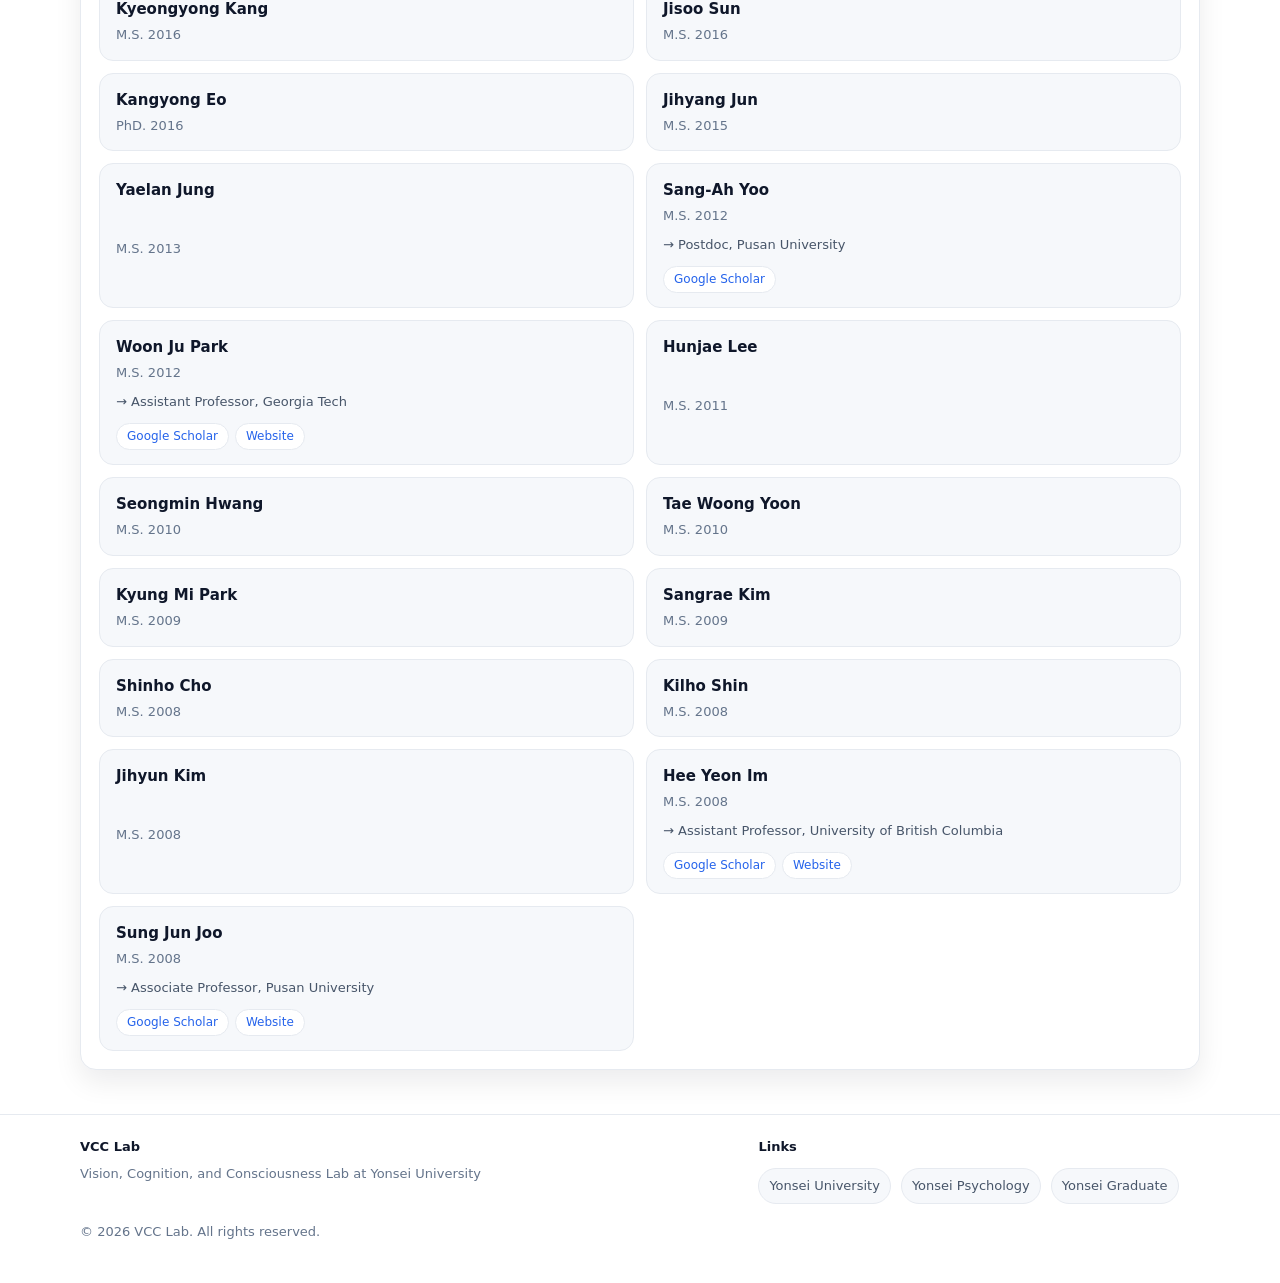
<file: people/alumni.html>
<!doctype html>
<html lang="en">
<head>
  <meta charset="utf-8" />
  <meta name="viewport" content="width=device-width, initial-scale=1" />
  <title>Alumni | VCC Lab</title>
  <meta name="description" content="Alumni of VCC Lab, Yonsei University" />
  <link rel="icon" href="../assets/favicon/favicon.ico" sizes="any">
  <link rel="stylesheet" href="../assets/css/style.css" />
  <link href="https://fonts.googleapis.com/css2?family=Plus+Jakarta+Sans:wght@700;800&display=swap" rel="stylesheet">
  <style>
    .alumni-grid {
      display: grid;
      grid-template-columns: repeat(2, 1fr);
      gap: 12px;
    }
    @media (max-width: 600px) {
      .alumni-grid { grid-template-columns: 1fr; }
    }

    .alumni-card {
      border: 1px solid var(--line);
      border-radius: 14px;
      background: var(--surface);
      padding: 14px 16px;
      display: grid;
      gap: 4px;
    }
    .alumni-name {
      font-weight: 700;
      font-size: 15px;
      color: var(--text);
    }
    .alumni-degree {
      font-size: 13px;
      color: var(--muted2);
    }
    .alumni-current {
      font-size: 13px;
      color: var(--muted);
      margin-top: 4px;
    }
    .alumni-links {
      display: flex;
      flex-wrap: wrap;
      gap: 6px;
      margin-top: 6px;
    }
    .alumni-link {
      font-size: 12px;
      padding: 3px 10px;
      border-radius: 999px;
      border: 1px solid var(--line);
      background: var(--card);
      color: var(--blue);
      text-decoration: none;
      transition: background 0.15s, border-color 0.15s;
    }
    .alumni-link:hover {
      background: #eef3ff;
      border-color: var(--blue);
      text-decoration: none;
    }

    .loading {
      color: var(--muted2);
      font-size: 14px;
      padding: 20px 0;
      text-align: center;
    }
  </style>
</head>
<body>
  <a class="skip" href="#main">Skip to content</a>

  <header>
    <div class="container">
      <div class="nav">
        <a class="brand brand-logo-only" href="../index.html" aria-label="VCC Lab home">
          <img class="brand-logo" src="../assets/img/vcc-logo.png" alt="VCC Lab logo">
        </a>

        <nav class="nav-desktop" aria-label="Primary">
          <ul class="nav-list">
            <li><a href="../research.html">Research</a></li>
            <li class="has-dropdown">
              <button class="nav-link dropdown-toggle" type="button" aria-haspopup="true" aria-expanded="false">
                People <span class="chev" aria-hidden="true">▾</span>
              </button>
              <ul class="dropdown" role="menu">
                <li role="none"><a role="menuitem" href="./pi.html">P.I.</a></li>
                <li role="none"><a role="menuitem" href="./members.html">Members</a></li>
                <li role="none"><a role="menuitem" href="./alumni.html" aria-current="page">Alumni</a></li>
              </ul>
            </li>
            <li><a href="../photos.html">Photos</a></li>
            <li><a href="../openJC.html">Open Journal Club</a></li>
          </ul>
        </nav>

        <div class="nav-right">
          <div class="pill pill-yonsei" title="Affiliation">
            <img class="pill-logo" src="../assets/img/yonsei-logo.png" alt="Yonsei University">
            <span class="pill-text">Yonsei University</span>
          </div>
          <button class="menu-btn" id="menuBtn" aria-expanded="false" aria-controls="mobileMenu" aria-label="Open menu">☰</button>
        </div>
      </div>

      <div class="mobile" id="mobileMenu">
        <ul class="mobile-list">
          <li><a href="../research.html">Research</a></li>
          <li class="mobile-group">
            <button class="mobile-accordion" type="button" aria-expanded="false" aria-controls="mobilePeople">
              People <span class="chev" aria-hidden="true">▾</span>
            </button>
            <ul class="mobile-sub" id="mobilePeople">
              <li><a href="./pi.html">P.I.</a></li>
              <li><a href="./members.html">Members</a></li>
              <li><a href="./alumni.html" aria-current="page">Alumni</a></li>
            </ul>
          </li>
          <li><a href="../photos.html">Photos</a></li>
          <li><a href="../openJC.html">Open Journal Club</a></li>
        </ul>
      </div>
    </div>
  </header>

  <main id="main">
    <section class="page-hero" aria-label="Page header">
      <div class="container">
        <div class="page-hero-inner">
          <h1>Alumni</h1>
          <p class="lead">Past members of VCC Lab.</p>
        </div>
      </div>
    </section>

    <section aria-label="Alumni list">
      <div class="container">
        <div class="card content-card">
          <div class="alumni-grid" id="alumni-grid">
            <div class="loading">Loading…</div>
          </div>
        </div>
      </div>
    </section>
  </main>

  <footer>
    <div class="container">
      <div class="footer-grid">
        <div>
          <div class="footer-title">VCC Lab</div>
          <div class="footer-sub">Vision, Cognition, and Consciousness Lab at Yonsei University</div>
        </div>
        <div>
          <div class="footer-title">Links</div>
          <div class="footer-links" aria-label="External links">
            <a href="https://www.yonsei.ac.kr/" target="_blank" rel="noreferrer">Yonsei University</a>
            <a href="https://psychology.yonsei.ac.kr/" target="_blank" rel="noreferrer">Yonsei Psychology</a>
            <a href="https://graduate.yonsei.ac.kr/" target="_blank" rel="noreferrer">Yonsei Graduate</a>
          </div>
        </div>
      </div>
      <div class="copyright">© <span id="year"></span> VCC Lab. All rights reserved.</div>
    </div>
  </footer>

  <script defer src="../assets/js/main.js"></script>
  <script>
    fetch('./alumni.json')
      .then(res => res.json())
      .then(data => {
        const grid = document.getElementById('alumni-grid');
        grid.innerHTML = data.map(p => {
          const current = p.current
            ? `<div class="alumni-current">→ ${p.current}</div>` : '';

          const links = [];
          if (p.scholar)  links.push(`<a class="alumni-link" href="${p.scholar}" target="_blank" rel="noreferrer">Google Scholar</a>`);
          if (p.homepage) links.push(`<a class="alumni-link" href="${p.homepage}" target="_blank" rel="noreferrer">Website</a>`);
          const linksHtml = links.length
            ? `<div class="alumni-links">${links.join('')}</div>` : '';

          return `
            <div class="alumni-card">
              <div class="alumni-name">${p.name}</div>
              <div class="alumni-degree">${p.degree}</div>
              ${current}
              ${linksHtml}
            </div>`;
        }).join('');
      })
      .catch(() => {
        document.getElementById('alumni-grid').innerHTML =
          '<div class="loading">Failed to load alumni data.</div>';
      });
  </script>
</body>
</html>
</file>
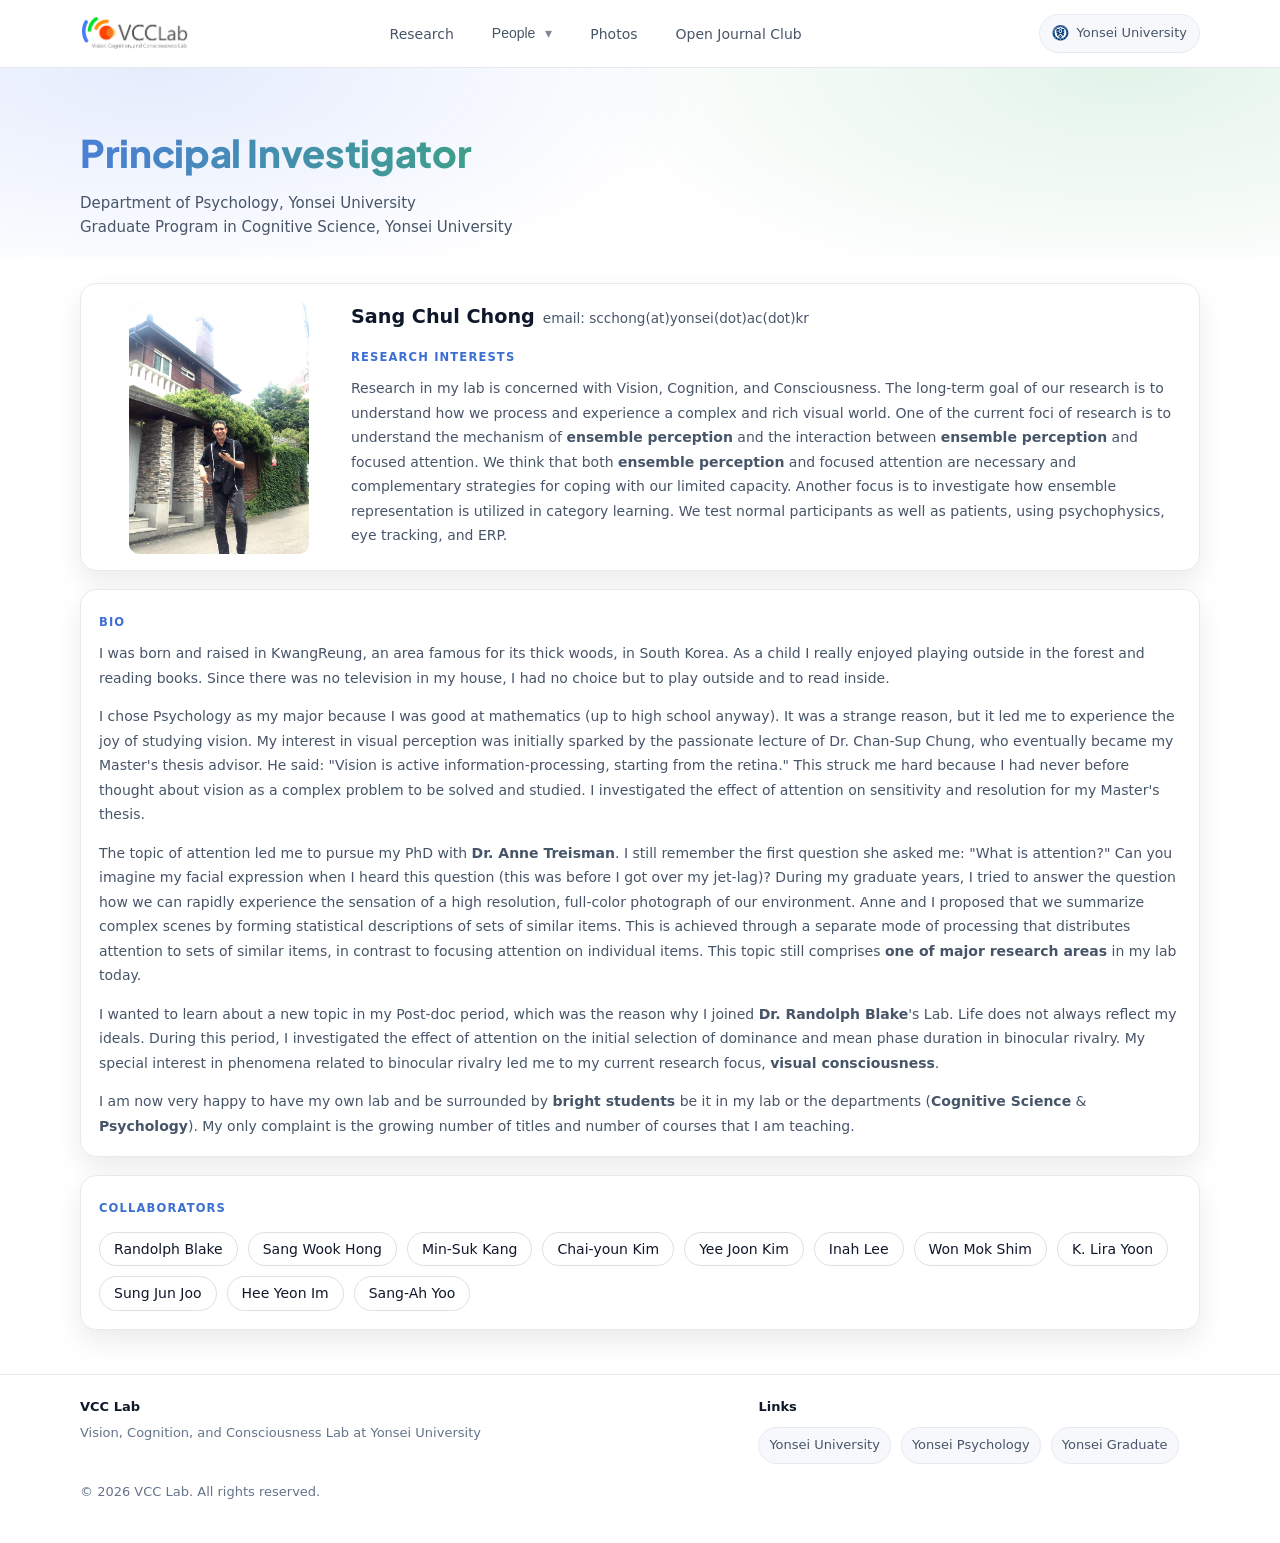
<file: people/pi.html>
<!doctype html>
<html lang="en">
<head>
  <link href="https://fonts.googleapis.com/css2?family=Plus+Jakarta+Sans:wght@700;800&display=swap" rel="stylesheet">
  <meta charset="utf-8" />
  <meta name="viewport" content="width=device-width, initial-scale=1" />
  <title>P.I. | VCC Lab</title>
  <meta name="description" content="Principal Investigator — VCC Lab, Yonsei University" />
  <link rel="icon" href="../assets/favicon/favicon.ico" sizes="any">
  <link rel="stylesheet" href="../assets/css/style.css" />
  <style>
    /* ── PI profile layout ── */
    .pi-profile {
      display: flex;
      gap: 32px;
      align-items: flex-start;
    }
    .pi-photo {
      flex: 0 0 220px;
      text-align: center;
    }
    .pi-photo .photo-ph {
      width: 160px;
      height: 240px;
      border-radius: 10px;
      margin: 0 auto 10px;
    }
    .pi-photo .pi-name {
      font-weight: 700;
      font-size: 1.05rem;
    }
    .pi-photo .pi-title {
      font-size: 0.85rem;
      color: var(--muted, #888);
      margin-top: 4px;
    }
    .pi-info { flex: 1; min-width: 0; }

    @media (max-width: 600px) {
      .pi-profile { flex-direction: column; }
      .pi-photo { flex: unset; width: 100%; }
    }

    /* ── Section heading accent ── */
    .section-label {
      display: inline-block;
      font-size: 0.72rem;
      font-weight: 700;
      letter-spacing: .1em;
      text-transform: uppercase;
      color: var(--accent, #3b6fd4);
      margin-bottom: 10px;
    }

    /* ── Bio prose ── */
    .bio-prose p {
      margin: 0 0 1em;
      line-height: 1.75;
    }
    .bio-prose p:last-child { margin-bottom: 0; }

    /* ── Collaborator grid ── */
    .collab-grid {
      display: flex;
      flex-wrap: wrap;
      gap: 10px;
      margin-top: 4px;
    }
    .collab-chip {
      display: inline-block;
      padding: 5px 14px;
      border-radius: 999px;
      border: 1.5px solid var(--border, #e0e0e0);
      font-size: 0.875rem;
      text-decoration: none;
      color: inherit;
      transition: border-color 0.15s, background 0.15s;
    }
    .collab-chip:hover {
      border-color: var(--accent, #3b6fd4);
      background: var(--accent-light, #eef2fb);
      color: var(--accent, #3b6fd4);
    }
  </style>
</head>
<body>
  <a class="skip" href="#main">Skip to content</a>

  <header>
    <div class="container">
      <div class="nav">
        <a class="brand brand-logo-only" href="../index.html" aria-label="VCC Lab home">
          <img class="brand-logo" src="../assets/img/vcc-logo.png" alt="VCC Lab logo">
        </a>

        <nav class="nav-desktop" aria-label="Primary">
          <ul class="nav-list">
            <li><a href="../research.html">Research</a></li>
            <li class="has-dropdown">
              <button class="nav-link dropdown-toggle" type="button" aria-haspopup="true" aria-expanded="false">
                People <span class="chev" aria-hidden="true">▾</span>
              </button>
              <ul class="dropdown" role="menu">
                <li role="none"><a role="menuitem" href="./pi.html" aria-current="page">P.I.</a></li>
                <li role="none"><a role="menuitem" href="./members.html">Members</a></li>
                <li role="none"><a role="menuitem" href="./alumni.html">Alumni</a></li>
              </ul>
            </li>
            <li><a href="../photos.html">Photos</a></li>
            <li><a href="../openJC.html">Open Journal Club</a></li>
          </ul>
        </nav>

        <div class="nav-right">
          <div class="pill pill-yonsei" title="Affiliation">
            <img class="pill-logo" src="../assets/img/yonsei-logo.png" alt="Yonsei University">
            <span class="pill-text">Yonsei University</span>
          </div>
          <button class="menu-btn" id="menuBtn" aria-expanded="false" aria-controls="mobileMenu" aria-label="Open menu">☰</button>
        </div>
      </div>

      <div class="mobile" id="mobileMenu">
        <ul class="mobile-list">
          <li><a href="../research.html">Research</a></li>
          <li class="mobile-group">
            <button class="mobile-accordion" type="button" aria-expanded="false" aria-controls="mobilePeople">
              People <span class="chev" aria-hidden="true">▾</span>
            </button>
            <ul class="mobile-sub" id="mobilePeople">
              <li><a href="./pi.html" aria-current="page">P.I.</a></li>
              <li><a href="./members.html">Members</a></li>
              <li><a href="./alumni.html">Alumni</a></li>
            </ul>
          </li>
          <li><a href="../photos.html">Photos</a></li>
          <li><a href="../openJC.html">Open Journal Club</a></li>
        </ul>
      </div>
    </div>
  </header>

  <main id="main">
    <section class="page-hero" aria-label="Page header">
      <div class="container">
        <div class="page-hero-inner">
          <h1>Principal Investigator</h1>
          <p class="lead">Department of Psychology, Yonsei University<br>Graduate Program in Cognitive Science, Yonsei University</p>
        </div>
      </div>
    </section>

    <section aria-label="PI content">
      <div class="container">

        <!-- ── Profile card ── -->
        <div class="card content-card" style="margin-bottom: 18px;">
          <div class="pi-profile">
            <div class="pi-photo">
              <div class="photo-ph"><img src="../assets/img/scchong.png" style="width:180px;border-radius:10px;"></div>
            </div>
            <div class="pi-info">
              <div style="display:flex; align-items:baseline; gap:8px; margin-bottom:10px;">
                <span class="pi-name" style="font-size:1.2rem; font-weight:700;">Sang Chul Chong</span>
                <span style="font-size:0.85rem; color:var(--muted);">email: scchong(at)yonsei(dot)ac(dot)kr</span>
              </div>
              <span class="section-label">Research Interests</span>
              <p style="line-height:1.75; margin:0;">
                Research in my lab is concerned with Vision, Cognition, and Consciousness. The long-term goal of our research is to understand how we process and experience a complex and rich visual world. One of the current foci of research is to understand the mechanism of <a href="https://en.wikipedia.org/wiki/Ensemble_coding" target="_blank" rel="noreferrer"><strong>ensemble perception</strong></a> and the interaction between <a href="https://en.wikipedia.org/wiki/Ensemble_coding" target="_blank" rel="noreferrer"><strong>ensemble perception</strong></a> and focused attention. We think that both <a href="https://en.wikipedia.org/wiki/Ensemble_coding" target="_blank" rel="noreferrer"><strong>ensemble perception</strong></a> and focused attention are necessary and complementary strategies for coping with our limited capacity. Another focus is to investigate how ensemble representation is utilized in category learning. We test normal participants as well as patients, using psychophysics, eye tracking, and ERP.
              </p>
            </div>
          </div>
        </div>

        <!-- ── Bio card ── -->
        <div class="card content-card" style="margin-bottom: 18px;">
          <span class="section-label">Bio</span>
          <div class="bio-prose">
            <p>
              I was born and raised in KwangReung, an area famous for its thick woods, in South Korea. As a child I really enjoyed playing outside in the forest and reading books. Since there was no television in my house, I had no choice but to play outside and to read inside.
            </p>
            <p>
              I chose Psychology as my major because I was good at mathematics (up to high school anyway). It was a strange reason, but it led me to experience the joy of studying vision. My interest in visual perception was initially sparked by the passionate lecture of Dr. Chan-Sup Chung, who eventually became my Master's thesis advisor. He said: "Vision is active information-processing, starting from the retina." This struck me hard because I had never before thought about vision as a complex problem to be solved and studied. I investigated the effect of attention on sensitivity and resolution for my Master's thesis.
            </p>
            <p>
              The topic of attention led me to pursue my PhD with <a href="https://en.wikipedia.org/wiki/Anne_Treisman" target="_blank" rel="noreferrer"><strong>Dr. Anne Treisman</strong></a>. I still remember the first question she asked me: "What is attention?" Can you imagine my facial expression when I heard this question (this was before I got over my jet-lag)? During my graduate years, I tried to answer the question how we can rapidly experience the sensation of a high resolution, full-color photograph of our environment. Anne and I proposed that we summarize complex scenes by forming statistical descriptions of sets of similar items. This is achieved through a separate mode of processing that distributes attention to sets of similar items, in contrast to focusing attention on individual items. This topic still comprises <a href="http://vcc.yonsei.ac.kr/research" target="_blank" rel="noreferrer"><strong>one of major research areas</strong></a> in my lab today.
            </p>
            <p>
              I wanted to learn about a new topic in my Post-doc period, which was the reason why I joined <a href="http://www.psy.vanderbilt.edu/faculty/blake/blake.html" target="_blank" rel="noreferrer"><strong>Dr. Randolph Blake</strong></a>'s Lab. Life does not always reflect my ideals. During this period, I investigated the effect of attention on the initial selection of dominance and mean phase duration in binocular rivalry. My special interest in phenomena related to binocular rivalry led me to my current research focus, <a href="http://vcc.yonsei.ac.kr/research" target="_blank" rel="noreferrer"><strong>visual consciousness</strong></a>.
            </p>
            <p>
              I am now very happy to have my own lab and be surrounded by <a href="./members.html"><strong>bright students</strong></a> be it in my lab or the departments (<a href="http://cogsci.yonsei.ac.kr/" target="_blank" rel="noreferrer"><strong>Cognitive Science</strong></a> &amp; <a href="http://psylab.yonsei.ac.kr/" target="_blank" rel="noreferrer"><strong>Psychology</strong></a>). My only complaint is the growing number of titles and number of courses that I am teaching.
            </p>
          </div>
        </div>

        <!-- ── Collaborators card ── -->
        <div class="card content-card">
          <span class="section-label">Collaborators</span>
          <div class="collab-grid">
            <a class="collab-chip" href="http://www.psy.vanderbilt.edu/faculty/blake/blake.html" target="_blank" rel="noreferrer">Randolph Blake</a>
            <a class="collab-chip" href="http://www.psy.fau.edu/people/shong6.php" target="_blank" rel="noreferrer">Sang Wook Hong</a>
            <a class="collab-chip" href="https://sites.google.com/view/vcnlskku/vcnl-lab" target="_blank" rel="noreferrer">Min-Suk Kang</a>
            <a class="collab-chip" href="http://vcn.korea.ac.kr/" target="_blank" rel="noreferrer">Chai-youn Kim</a>
            <a class="collab-chip" href="https://centers.ibs.re.kr/html/glia_en/people/people_0203.html" target="_blank" rel="noreferrer">Yee Joon Kim</a>
            <a class="collab-chip" href="http://www.inahlee.org/" target="_blank" rel="noreferrer">Inah Lee</a>
            <a class="collab-chip" href="http://wshimlab.com/" target="_blank" rel="noreferrer">Won Mok Shim</a>
            <a class="collab-chip" href="https://ceed-lab.nd.edu/" target="_blank" rel="noreferrer">K. Lira Yoon</a>
            <a class="collab-chip" href="https://sites.google.com/view/viscog" target="_blank" rel="noreferrer">Sung Jun Joo</a>
            <a class="collab-chip" href="https://heeyeon-im.github.io/" target="_blank" rel="noreferrer">Hee Yeon Im</a>
            <a class="collab-chip" href="https://sites.google.com/view/viscog/people" target="_blank" rel="noreferrer">Sang-Ah Yoo</a>
          </div>
        </div>

      </div>
    </section>
  </main>

  <footer>
    <div class="container">
      <div class="footer-grid">
        <div>
          <div class="footer-title">VCC Lab</div>
          <div class="footer-sub">Vision, Cognition, and Consciousness Lab at Yonsei University</div>
        </div>
        <div>
          <div class="footer-title">Links</div>
          <div class="footer-links" aria-label="External links">
            <a href="https://www.yonsei.ac.kr/" target="_blank" rel="noreferrer">Yonsei University</a>
            <a href="https://psychology.yonsei.ac.kr/" target="_blank" rel="noreferrer">Yonsei Psychology</a>
            <a href="https://graduate.yonsei.ac.kr/" target="_blank" rel="noreferrer">Yonsei Graduate</a>
          </div>
        </div>
      </div>
      <div class="copyright">© <span id="year"></span> VCC Lab. All rights reserved.</div>
    </div>
  </footer>

  <script defer src="../assets/js/main.js"></script>
</body>
</html>
</file>
<file: assets/css/style.css>
:root{
  /* base */
  --bg: #ffffff;
  --surface: #f6f8fb;
  --card: #ffffff;
  --text: #0f172a;
  --muted: #475569;
  --muted2: #64748b;
  --line: #e6eaf0;

  /* brand colors (blue / green / orange) */
  --blue: #2563eb;
  --green: #16a34a;
  --orange: #f59e0b;

  --blue-weak: rgba(37,99,235,0.12);
  --green-weak: rgba(22,163,74,0.12);
  --orange-weak: rgba(245,158,11,0.14);

  --shadow: 0 12px 28px rgba(2,6,23,0.08);
  --radius: 16px;
  --max: 1120px;
  --font: ui-sans-serif, system-ui, -apple-system, Segoe UI, Roboto, Helvetica, Arial, "Apple Color Emoji","Segoe UI Emoji";
}

.page-hero h1 {
  font-family: 'Plus Jakarta Sans', sans-serif;
  background: linear-gradient(90deg, #4a7fd4 0%, #3aab6a 25%, #e87a3a 50%, #3aab6a 75%, #4a7fd4 100%);
  background-size: 200% auto;
  -webkit-background-clip: text;
  -webkit-text-fill-color: transparent;
  background-clip: text;
  font-weight: 800;
  line-height: 1.3;
  padding-bottom: 0.15em;
  animation: gradientFlow 15s linear infinite;
}

@keyframes gradientFlow {
  0%   { background-position: 0% center; }
  100% { background-position: 200% center; }
}

*{ box-sizing: border-box; }
html, body{ height: 100%; }
body{
  margin: 0;
  font-family: var(--font);
  color: var(--text);
  background: var(--bg);
  line-height: 1.6;
}

a{ color: inherit; text-decoration: none; }
a:hover{ text-decoration: underline; text-underline-offset: 4px; }

.container{
  width: min(var(--max), calc(100% - 44px));
  margin: 0 auto;
}

/* accessibility */
.skip{
  position: absolute;
  left: -999px;
  top: 10px;
  padding: 10px 12px;
  background: var(--card);
  border: 1px solid var(--line);
  border-radius: 12px;
}
.skip:focus{ left: 10px; z-index: 999; }

/* header */
header{
  position: sticky;
  top: 0;
  z-index: 50;
  background: rgba(255,255,255,0.82);
  backdrop-filter: blur(10px);
  border-bottom: 1px solid var(--line);
}
.nav{
  display: flex;
  align-items: center;
  justify-content: space-between;
  padding: 14px 0;
  gap: 14px;
}
.brand{
  display: flex;
  align-items: center;
  gap: 10px;
  min-width: 200px;
}
.logo{
  width: 36px;
  height: 36px;
  border-radius: 12px;
  border: 1px solid rgba(15,23,42,0.10);
  background:
    radial-gradient(circle at 28% 30%, var(--blue) 0 38%, transparent 40%),
    radial-gradient(circle at 70% 35%, var(--green) 0 34%, transparent 36%),
    radial-gradient(circle at 52% 74%, var(--orange) 0 34%, transparent 36%),
    linear-gradient(#ffffff, #ffffff);
  box-shadow: 0 8px 18px rgba(2,6,23,0.10);
}
.brand-title{ display: grid; gap: 2px; }
.brand-title .name{
  font-size: 14px;
  letter-spacing: 0.2px;
  font-weight: 750;
}
.brand-title .tag{
  font-size: 12px;
  color: var(--muted2);
}

nav ul{
  list-style: none;
  padding: 0;
  margin: 0;
  display: flex;
  gap: 18px;
  align-items: center;
}
nav a{
  font-size: 14px;
  color: var(--muted);
  padding: 8px 10px;
  border-radius: 12px;
}
nav a:hover{
  background: var(--surface);
  text-decoration: none;
  color: var(--text);
}

.nav-right{
  display: flex;
  align-items: center;
  gap: 10px;
  min-width: 200px;
  justify-content: flex-end;
}
.pill{
  display: inline-flex;
  align-items: center;
  gap: 8px;
  padding: 8px 12px;
  border-radius: 999px;
  border: 1px solid var(--line);
  background: var(--surface);
  color: var(--muted);
  font-size: 13px;
  white-space: nowrap;
}
.pill strong{ color: var(--text); }

.menu-btn{
  display: none;
  width: 40px;
  height: 40px;
  border-radius: 12px;
  border: 1px solid var(--line);
  background: var(--surface);
  cursor: pointer;
}

/* mobile menu */
.mobile{
  display: none;
  border-top: 1px solid var(--line);
  background: rgba(255,255,255,0.94);
}
.mobile ul{
  list-style: none;
  margin: 0;
  padding: 10px 0;
  display: grid;
  gap: 6px;
}
.mobile a{
  display: block;
  padding: 10px 12px;
  border-radius: 12px;
  color: var(--muted);
}
.mobile a:hover{
  background: var(--surface);
  color: var(--text);
  text-decoration: none;
}
.mobile.open{ display: block; }

/* hero */
.hero{
  padding: 56px 0 18px;
  background:
    radial-gradient(900px 420px at 12% 10%, var(--blue-weak), transparent 60%),
    radial-gradient(900px 420px at 88% 0%, var(--green-weak), transparent 62%),
    radial-gradient(900px 420px at 60% 95%, var(--orange-weak), transparent 60%);
}
.hero-grid{
  display: grid;
  grid-template-columns: 1.2fr 0.8fr;
  gap: 18px;
  align-items: stretch;
}
.card{
  background: var(--card);
  border: 1px solid var(--line);
  border-radius: var(--radius);
  box-shadow: var(--shadow);
}
.hero-main{ padding: 26px; }

.kicker{
  display: inline-flex;
  align-items: center;
  gap: 10px;
  padding: 7px 12px;
  border-radius: 999px;
  border: 1px solid var(--line);
  background: var(--surface);
  color: var(--muted);
  font-size: 13px;
}
.dot{
  width: 8px; height: 8px;
  border-radius: 999px;
  background: var(--blue);
  box-shadow: 0 0 0 4px var(--blue-weak);
}

h1{
  margin: 14px 0 10px;
  font-size: clamp(30px, 4vw, 44px);
  line-height: 1.12;
  letter-spacing: -0.45px;
}
.lead{
  margin: 0;
  color: var(--muted);
  font-size: 15px;
  max-width: 72ch;
}

.cta-row{
  display: flex;
  flex-wrap: wrap;
  gap: 10px;
  margin-top: 18px;
}
.btn{
  display: inline-flex;
  align-items: center;
  justify-content: center;
  gap: 8px;
  padding: 10px 14px;
  border-radius: 12px;
  border: 1px solid var(--line);
  background: var(--surface);
  color: var(--text);
  font-size: 14px;
  cursor: pointer;
}
.btn:hover{
  text-decoration: none;
  background: #eef3ff;
}
.btn.primary{
  border-color: rgba(37,99,235,0.20);
  background: rgba(37,99,235,0.10);
  color: #0b2a7a;
}
.btn.primary:hover{ background: rgba(37,99,235,0.14); }

/* side cards */
.hero-side{
  padding: 18px;
  display: grid;
  gap: 12px;
}
.mini{
  border: 1px solid var(--line);
  background: var(--surface);
  border-radius: 14px;
  padding: 14px;
}
.mini h3{
  margin: 0 0 6px;
  font-size: 13px;
  color: var(--muted2);
  letter-spacing: 0.2px;
  font-weight: 700;
}
.mini p{ margin: 0; color: var(--muted); font-size: 14px; }
.meta{
  margin-top: 10px;
  display: flex;
  flex-wrap: wrap;
  gap: 8px;
}
.chip{
  font-size: 12px;
  color: var(--muted);
  padding: 6px 10px;
  border-radius: 999px;
  background: #ffffff;
  border: 1px solid var(--line);
}

/* content sections */
section{ padding: 26px 0; }
.grid2{
  display: grid;
  grid-template-columns: 1fr 1fr;
  gap: 18px;
  align-items: start;
}
.content-card{ padding: 18px; }
.content-card h2{
  margin: 0 0 10px;
  font-size: 18px;
  letter-spacing: -0.2px;
}
.content-card p{ margin: 0; color: var(--muted); font-size: 14px; }

.list{
  margin: 12px 0 0;
  padding: 0;
  list-style: none;
  display: grid;
  gap: 10px;
}
.news-item{
  padding: 12px;
  border-radius: 14px;
  border: 1px solid var(--line);
  background: var(--surface);
  display: grid;
  gap: 4px;
}
.news-item .date{ font-size: 12px; color: var(--muted2); }
.news-item .title{ font-size: 14px; color: var(--text); }
.news-item .desc{ font-size: 13px; color: var(--muted); }

.quick{
  display: grid;
  gap: 10px;
  margin-top: 12px;
}
.quick a{
  display: flex;
  align-items: center;
  justify-content: space-between;
  padding: 12px 14px;
  border-radius: 14px;
  border: 1px solid var(--line);
  background: var(--surface);
  color: var(--muted);
}
.quick a:hover{
  background: #eef3ff;
  color: var(--text);
  text-decoration: none;
}
.arrow{ opacity: 0.7; }

/* footer */
footer{
  margin-top: 18px;
  padding: 22px 0 40px;
  border-top: 1px solid var(--line);
  color: var(--muted2);
  font-size: 13px;
}
.footer-grid{
  display: grid;
  grid-template-columns: 1.2fr 0.8fr;
  gap: 16px;
}
.footer-title{ color: var(--text); font-weight: 750; }
.footer-sub{ margin-top: 6px; color: var(--muted2); }
.footer-links{
  display: flex;
  flex-wrap: wrap;
  gap: 10px;
  margin-top: 10px;
}
.footer-links a{
  padding: 7px 10px;
  border-radius: 999px;
  border: 1px solid var(--line);
  background: var(--surface);
  color: var(--muted);
}
.footer-links a:hover{
  background: #eef3ff;
  color: var(--text);
  text-decoration: none;
}
.copyright{
  margin-top: 18px;
  color: var(--muted2);
}

/* responsive */
@media (max-width: 920px){
  .hero-grid{ grid-template-columns: 1fr; }
  .nav-right .pill{ display: none; }
}
@media (max-width: 720px){
  nav{ display: none; }
  .menu-btn{ display: inline-flex; align-items: center; justify-content: center; }
  .grid2{ grid-template-columns: 1fr; }
  .footer-grid{ grid-template-columns: 1fr; }
  .hero{ padding-top: 42px; }
}

/* nav dropdown */
.nav-list{ position: relative; }
.nav-link{
  font-size: 14px;
  color: var(--muted);
  padding: 8px 10px;
  border-radius: 12px;
  background: transparent;
  border: 0;
  cursor: pointer;
}
.nav-link:hover{
  background: var(--surface);
  color: var(--text);
}
.has-dropdown{ position: relative; }
.dropdown{
  position: absolute;
  top: calc(100% + 10px);
  left: 0;
  min-width: 180px;
  padding: 8px;
  margin: 0;
  list-style: none;
  border: 1px solid var(--line);
  background: var(--card);
  border-radius: 14px;
  box-shadow: var(--shadow);
  display: none;
  z-index: 60;
}
.dropdown a{
  display: block;
  padding: 10px 10px;
  border-radius: 12px;
  color: var(--muted);
}
.dropdown a:hover{
  background: var(--surface);
  color: var(--text);
  text-decoration: none;
}
.has-dropdown:hover .dropdown{ display: block; }
.dropdown-toggle[aria-expanded="true"] + .dropdown{ display: block; }
.chev{ margin-left: 6px; opacity: 0.7; }

/* mobile lists */
.mobile-list{ list-style: none; margin: 0; padding: 10px 0; display: grid; gap: 6px; }
.mobile-group{ padding: 0 0 6px; }
.mobile-accordion{
  width: 100%;
  text-align: left;
  padding: 10px 12px;
  border-radius: 12px;
  border: 1px solid transparent;
  background: transparent;
  color: var(--muted);
  cursor: pointer;
}
.mobile-accordion:hover{ background: var(--surface); color: var(--text); }
.mobile-sub{
  list-style: none;
  margin: 6px 0 0;
  padding: 0 0 0 8px;
  display: none;
  gap: 6px;
}
.mobile-sub.open{ display: grid; }

/* page hero */
.page-hero{
  padding: 42px 0 10px;
  background:
    radial-gradient(900px 380px at 12% 0%, var(--blue-weak), transparent 62%),
    radial-gradient(900px 380px at 88% 0%, var(--green-weak), transparent 62%);
}
.page-hero-inner{
  padding: 18px 0 8px;
}
.page-hero h1{
  margin: 0 0 8px;
  font-size: clamp(28px, 3.2vw, 38px);
  letter-spacing: -0.35px;
}

/* utilities */
.muted{ color: var(--muted2); }

/* cards grid */
.cards3{
  display: grid;
  grid-template-columns: repeat(3, 1fr);
  gap: 14px;
}
@media (max-width: 920px){
  .cards3{ grid-template-columns: 1fr; }
}

/* mini cards */
.mini-card, .person-card{
  border: 1px solid var(--line);
  background: var(--surface);
  border-radius: 14px;
  padding: 14px;
}
.mini-card h3, .person-card h3{ margin: 0 0 6px; font-size: 16px; }
.mini-card p, .person-card p{ margin: 0; color: var(--muted); font-size: 14px; }
.text-link{ color: var(--blue); }
.text-link:hover{ text-decoration: underline; }

/* profile */
.profile{
  display: grid;
  grid-template-columns: 140px 1fr;
  gap: 18px;
  align-items: start;
}
@media (max-width: 720px){
  .profile{ grid-template-columns: 1fr; }
}
.avatar{
  width: 140px;
  height: 140px;
  border-radius: 18px;
  border: 1px solid var(--line);
  background:
    radial-gradient(circle at 35% 30%, var(--blue-weak), transparent 55%),
    radial-gradient(circle at 70% 40%, var(--green-weak), transparent 55%),
    radial-gradient(circle at 50% 75%, var(--orange-weak), transparent 55%),
    var(--surface);
}
.profile-body h2{ margin: 0 0 6px; }
.profile-links{ display: flex; flex-wrap: wrap; gap: 10px; margin: 12px 0 6px; }

/* bullets and pubs */
.bullets{ margin: 10px 0 0; color: var(--muted); }
.pubs{ margin: 10px 0 0; padding-left: 18px; color: var(--muted); display: grid; gap: 10px; }
.pub-title{ display: block; color: var(--text); }
.pub-meta{ display: block; color: var(--muted2); font-size: 13px; }

/* photos */
.photo-grid{
  display: grid;
  grid-template-columns: repeat(3, 1fr);
  gap: 14px;
}
@media (max-width: 920px){
  .photo-grid{ grid-template-columns: 1fr; }
}
.photo-tile {
  margin: 0;
  border: 1px solid var(--line);
  border-radius: 14px;
  overflow: hidden;
  background: var(--surface);
}
.photo-tile img {
  width: 100%;
  aspect-ratio: 16 / 9;
  object-fit: cover;
  display: block;
}
.photo-ph{
  aspect-ratio: 16 / 9;
  background:
    linear-gradient(135deg, var(--blue-weak), transparent 55%),
    linear-gradient(225deg, var(--green-weak), transparent 55%),
    linear-gradient(315deg, var(--orange-weak), transparent 55%),
    #ffffff;
}
.photo-tile figcaption{
  padding: 10px 12px;
  color: var(--muted);
  font-size: 13px;
}

/* alumni */
.alumni-list{
  list-style: none;
  margin: 0;
  padding: 0;
  display: grid;
  gap: 10px;
}
.alumni-item{
  padding: 12px;
  border-radius: 14px;
  border: 1px solid var(--line);
  background: var(--surface);
  display: grid;
  gap: 4px;
}
.alumni-name{ font-weight: 700; }
.alumni-meta{ color: var(--muted2); font-size: 13px; }
.alumni-now{ color: var(--muted); font-size: 14px; }

/* home: make hero grid behave nicely */
.hero-grid-home{ align-items: start; }

/* home: news full width + horizontal layout */
.news-full .news-head{
  display: flex;
  align-items: flex-end;
  justify-content: space-between;
  gap: 12px;
  margin-bottom: 10px;
}

.news-row{
  display: grid;
  grid-template-columns: repeat(3, 1fr);
  gap: 12px;
}

.news-row .news-item{
  height: 100%;
}

@media (max-width: 920px){
  .news-row{ grid-template-columns: 1fr; }
}

/* brand: logo only */
.brand-logo-only{
  min-width: auto;
  gap: 0;
}

.brand-logo{
  height: 34px;
  width: auto;
  display: block;
}

/* right pill: yonsei logo + text, no bold */
.pill-yonsei{
  gap: 8px;
}

.pill-logo{
  height: 16px;
  width: auto;
  display: block;
}

.pill-text{
  font-weight: 500;
}

/* optional: if your vcc logo is tall, adjust on mobile */
@media (max-width: 720px){
  .brand-logo{ height: 32px; }
}

.lightbox-overlay{
  position: fixed;
  inset: 0;
  background: rgba(0,0,0,0.85);
  display: none;
  align-items: center;
  justify-content: center;
  z-index: 999;
  padding: 24px;
  cursor: zoom-out;
}
.lightbox-overlay.active{ display: flex; }
.lightbox-overlay img{
  max-width: 92vw;
  max-height: 92vh;
  border-radius: 8px;
  box-shadow: 0 20px 60px rgba(0,0,0,0.5);
}
.lightbox-img{ cursor: zoom-in; }

    /* ── Pagination ── */
    .jc-pager {
      display: flex;
      justify-content: center;
      align-items: center;
      gap: 6px;
      flex-wrap: wrap;
      margin-top: 18px;
    }
    .jc-page-btn {
      min-width: 34px;
      height: 34px;
      padding: 0 10px;
      border: 1px solid var(--line);
      border-radius: 8px;
      background: var(--surface);
      color: var(--muted2);
      font-size: 13px;
      font-weight: 600;
      font-family: inherit;
      cursor: pointer;
      transition: background .12s, color .12s, border-color .12s;
    }
    .jc-page-btn:hover:not(:disabled):not(.active) { background: #eef3ff; }
    .jc-page-btn.active {
      background: #1d4ed8;
      border-color: #1d4ed8;
      color: #fff;
    }
    .jc-page-btn:disabled { opacity: .35; cursor: default; }
    .jc-page-ellipsis {
      padding: 0 2px;
      color: var(--muted2);
      font-size: 13px;
    }
    .jc-page-info {
      margin-top: 8px;
      text-align: center;
      font-size: 12px;
      color: var(--muted2);
    }
</file>
